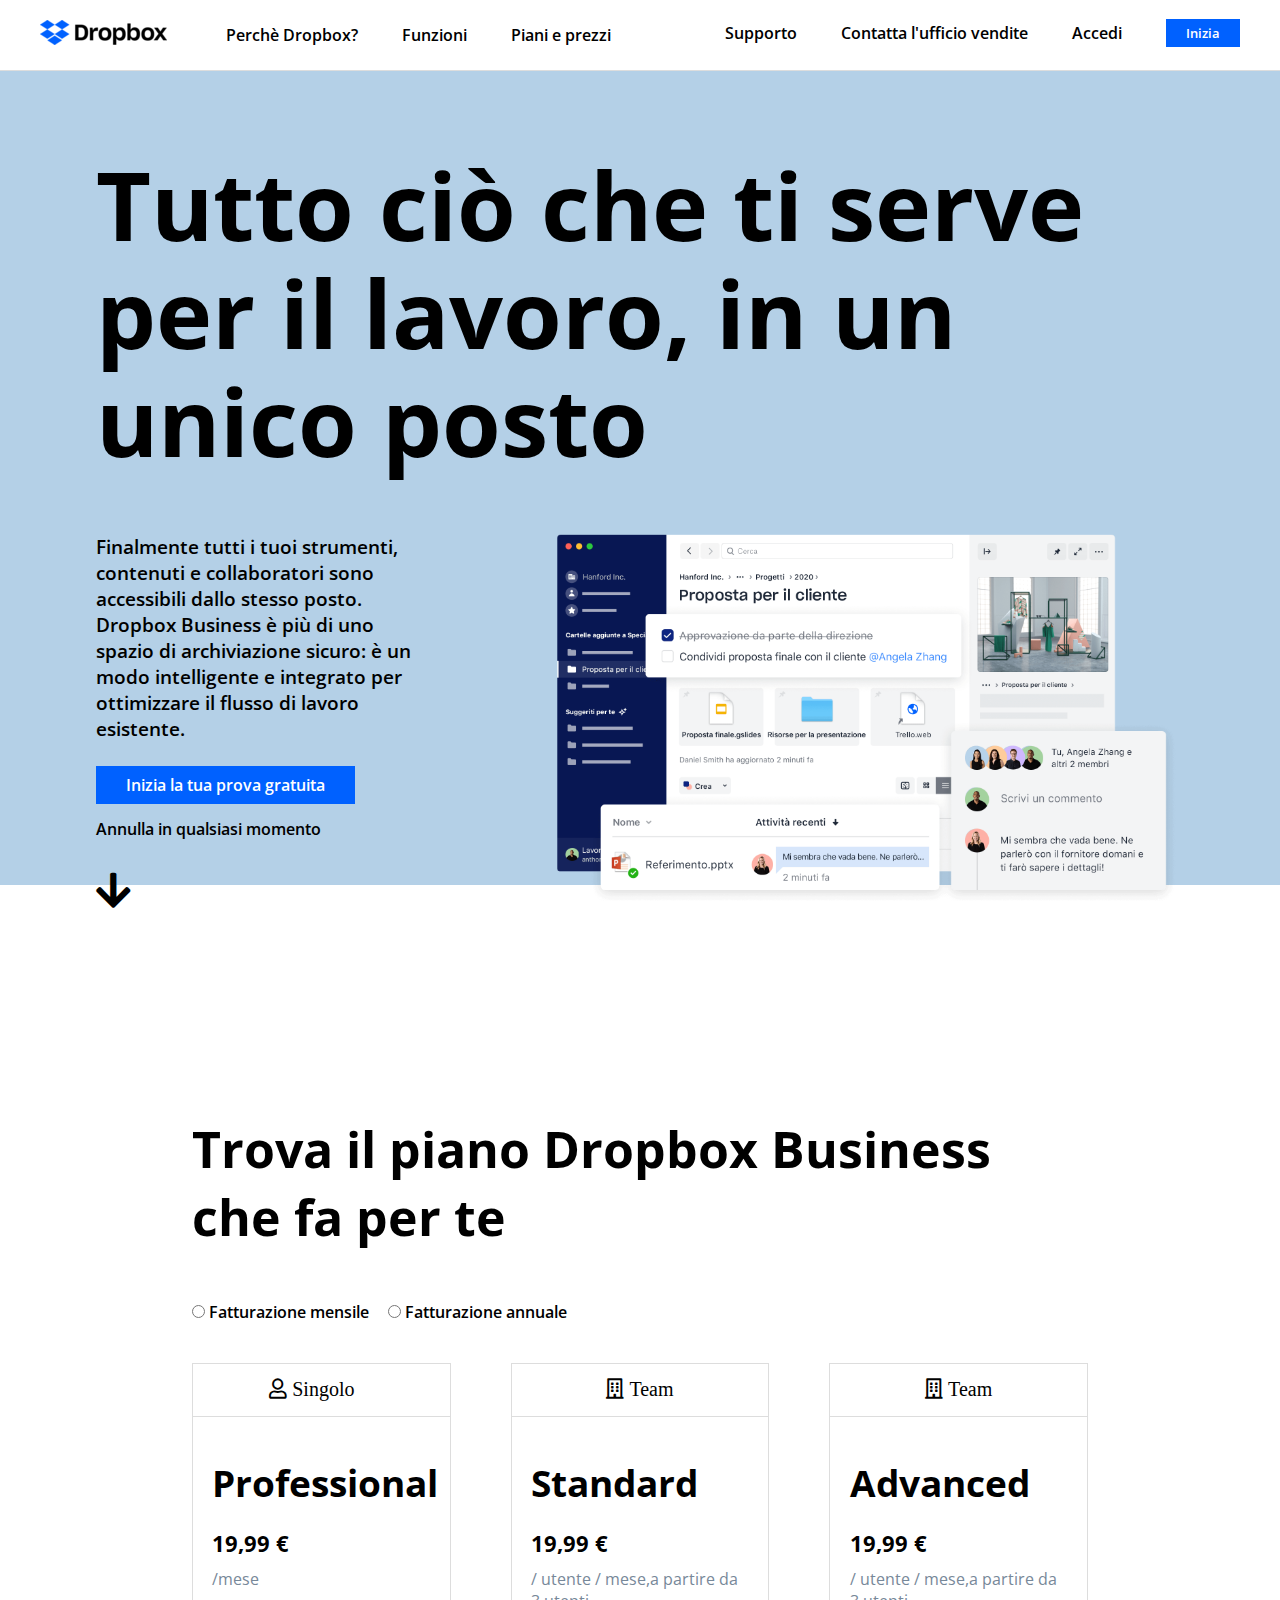
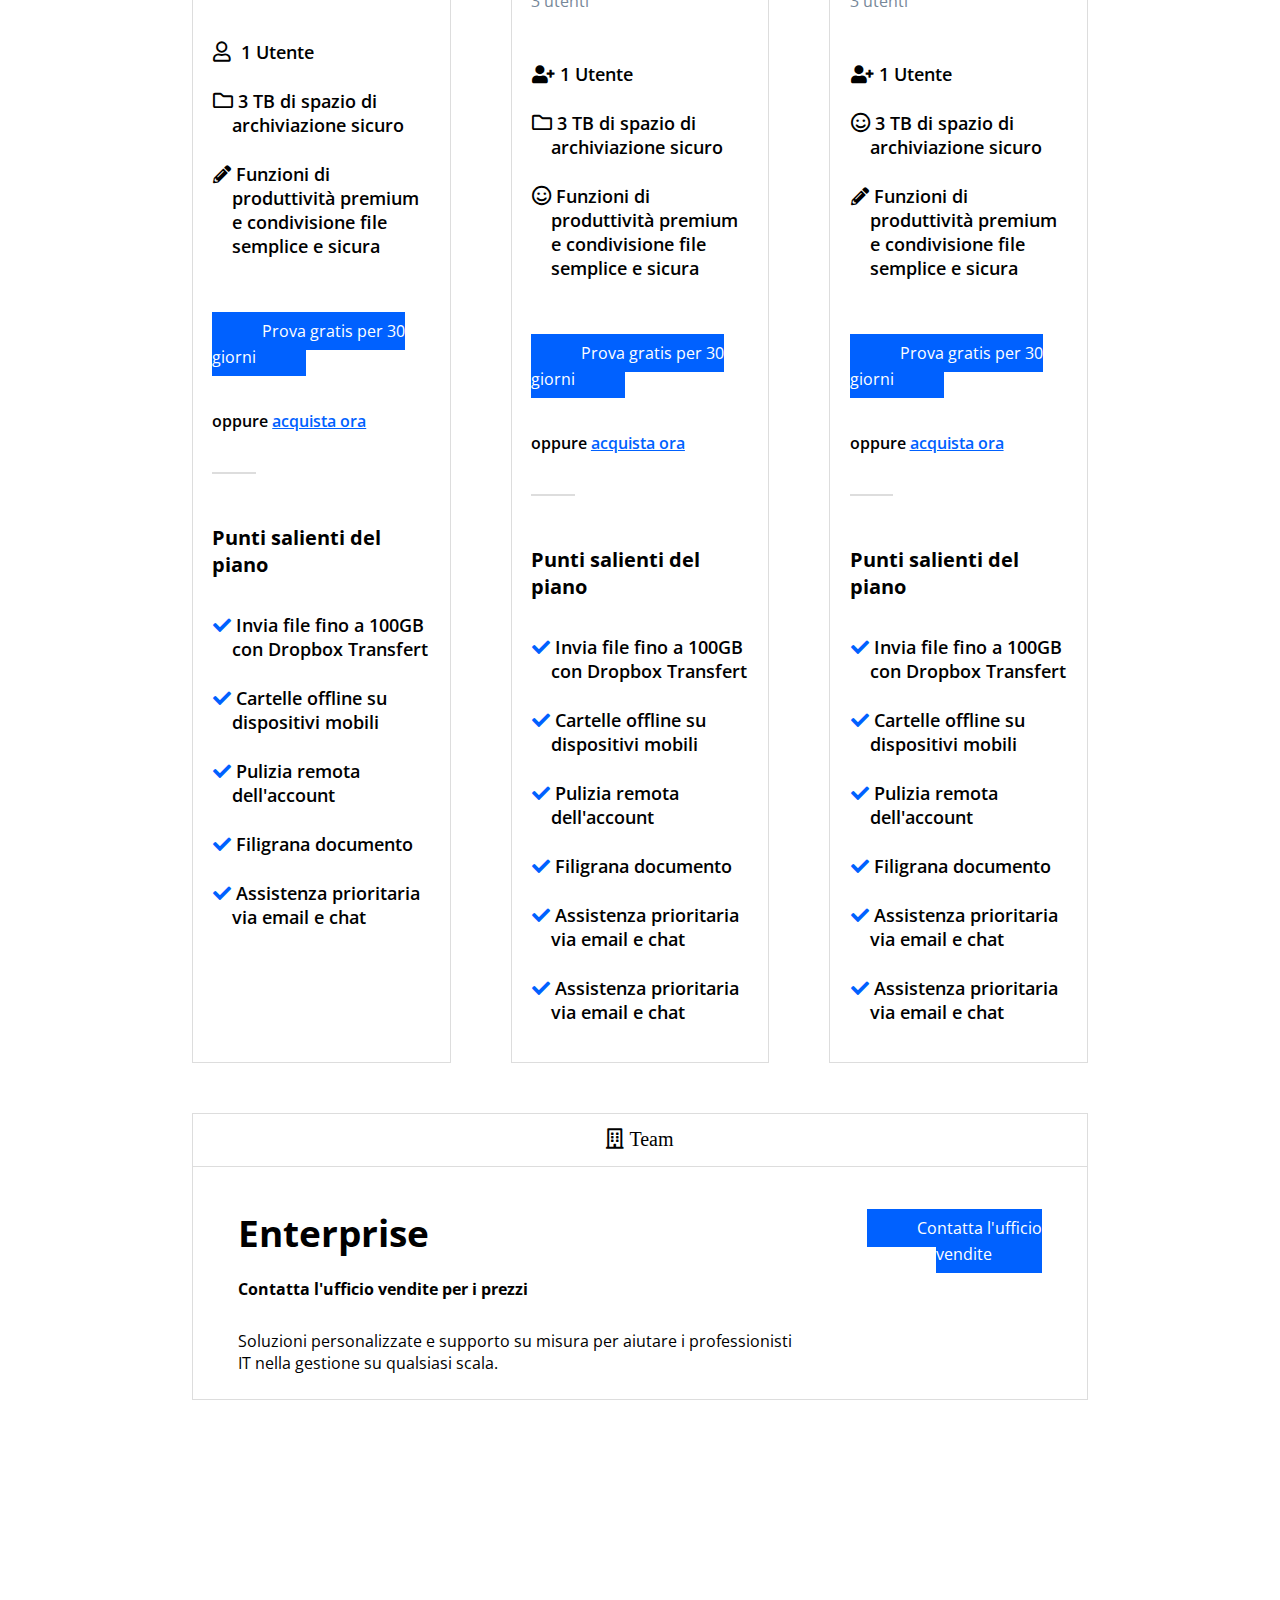
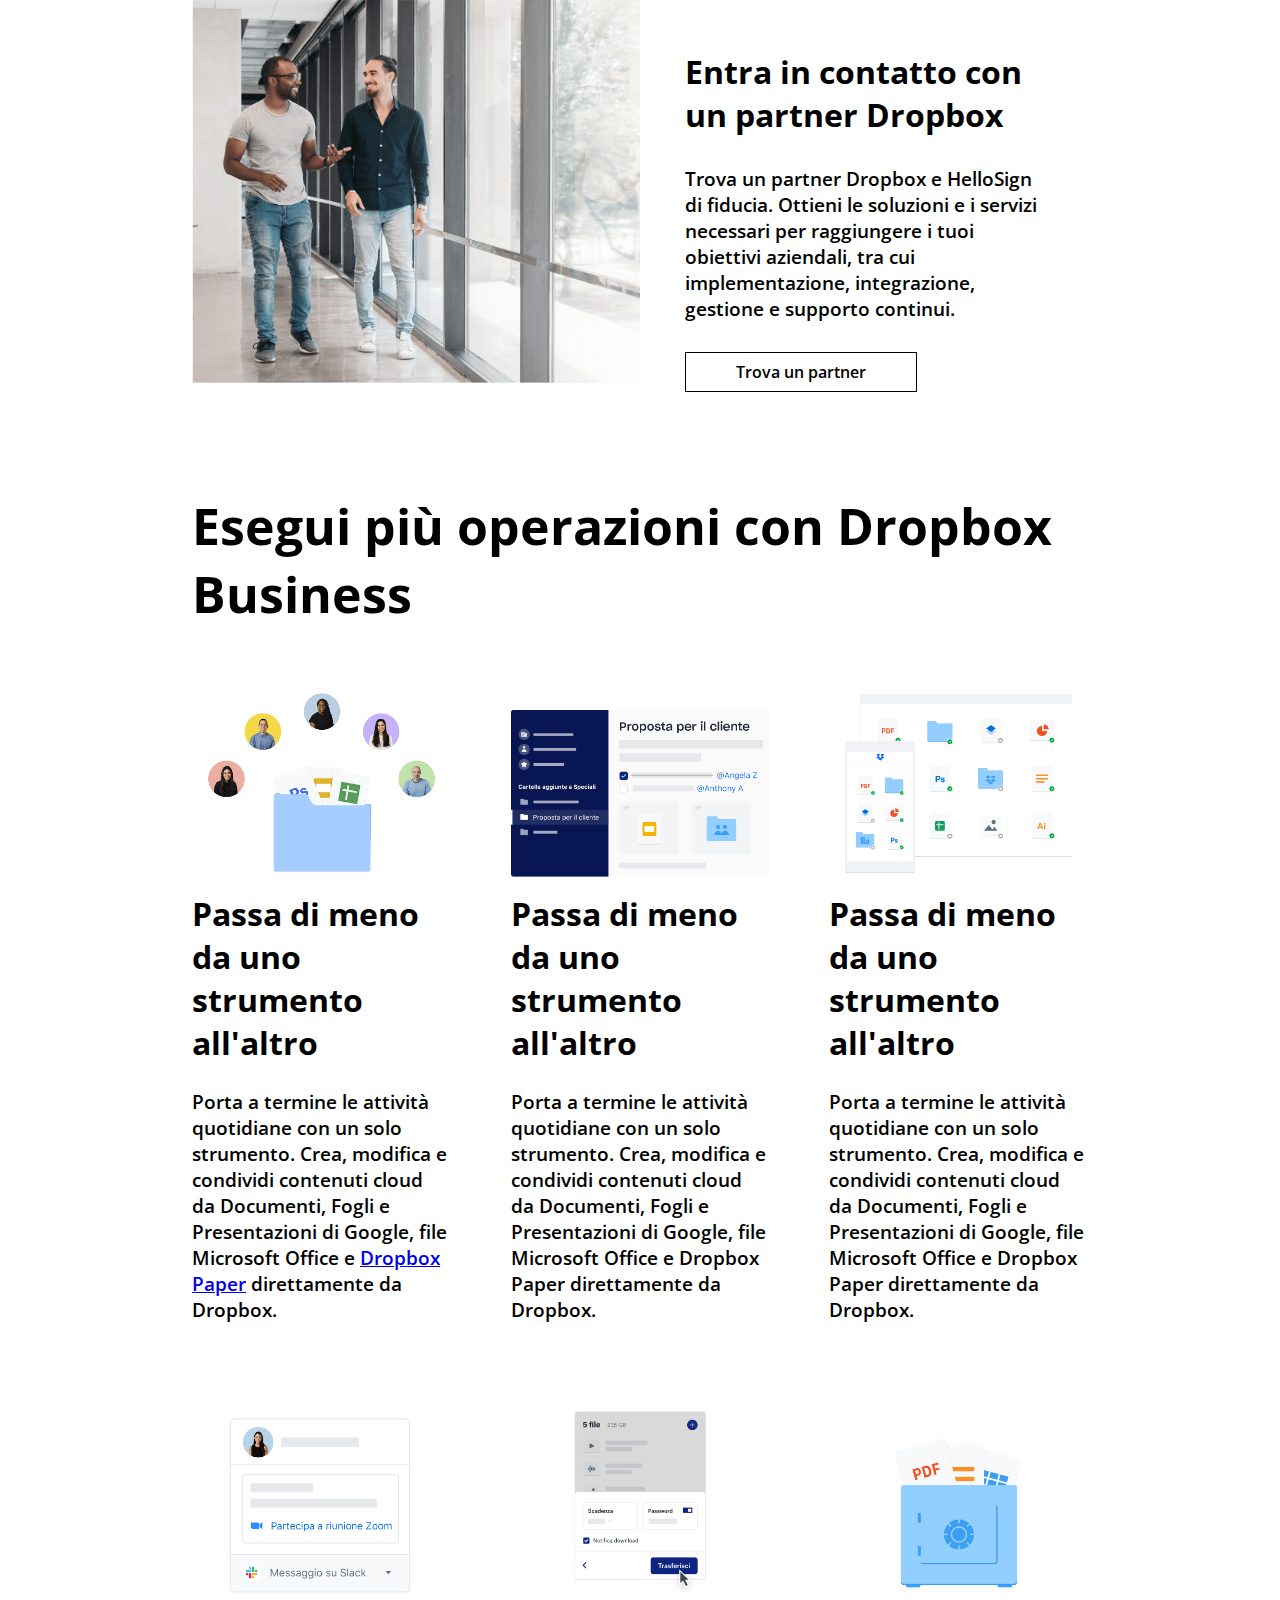
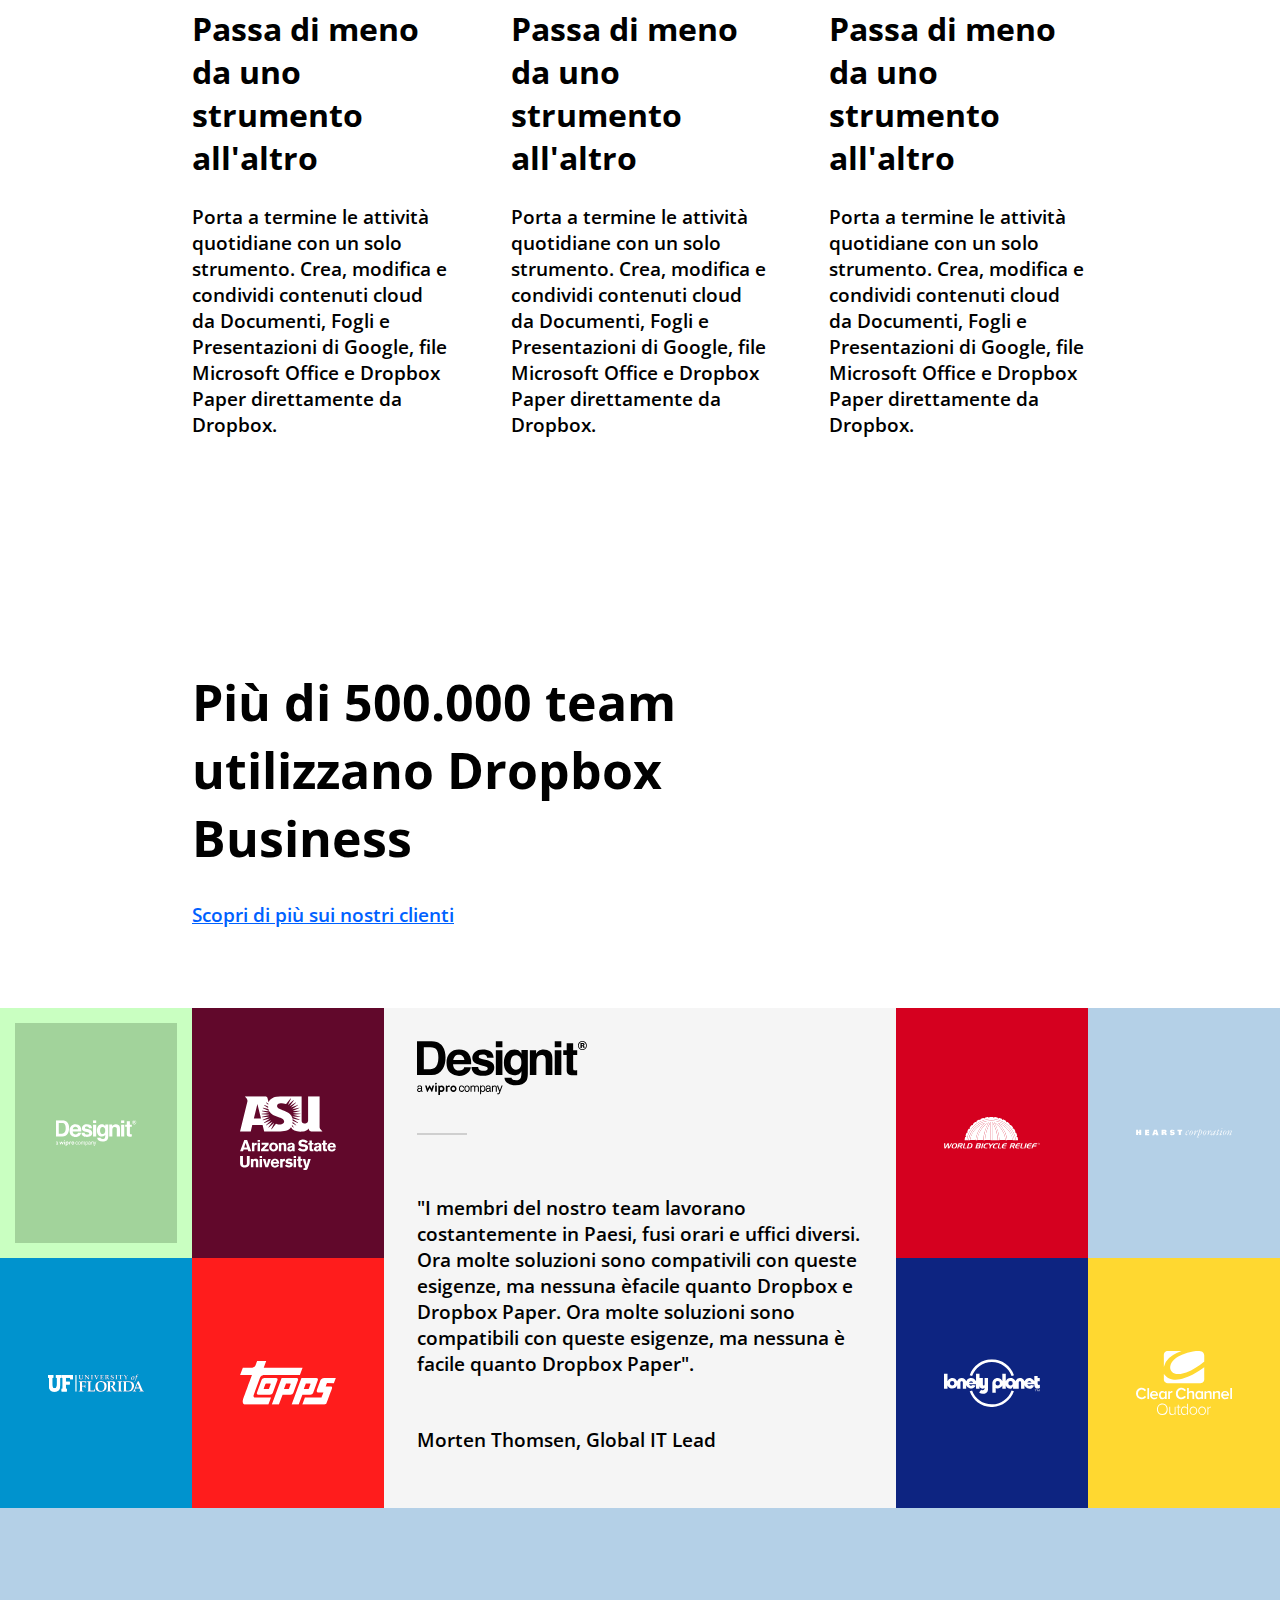
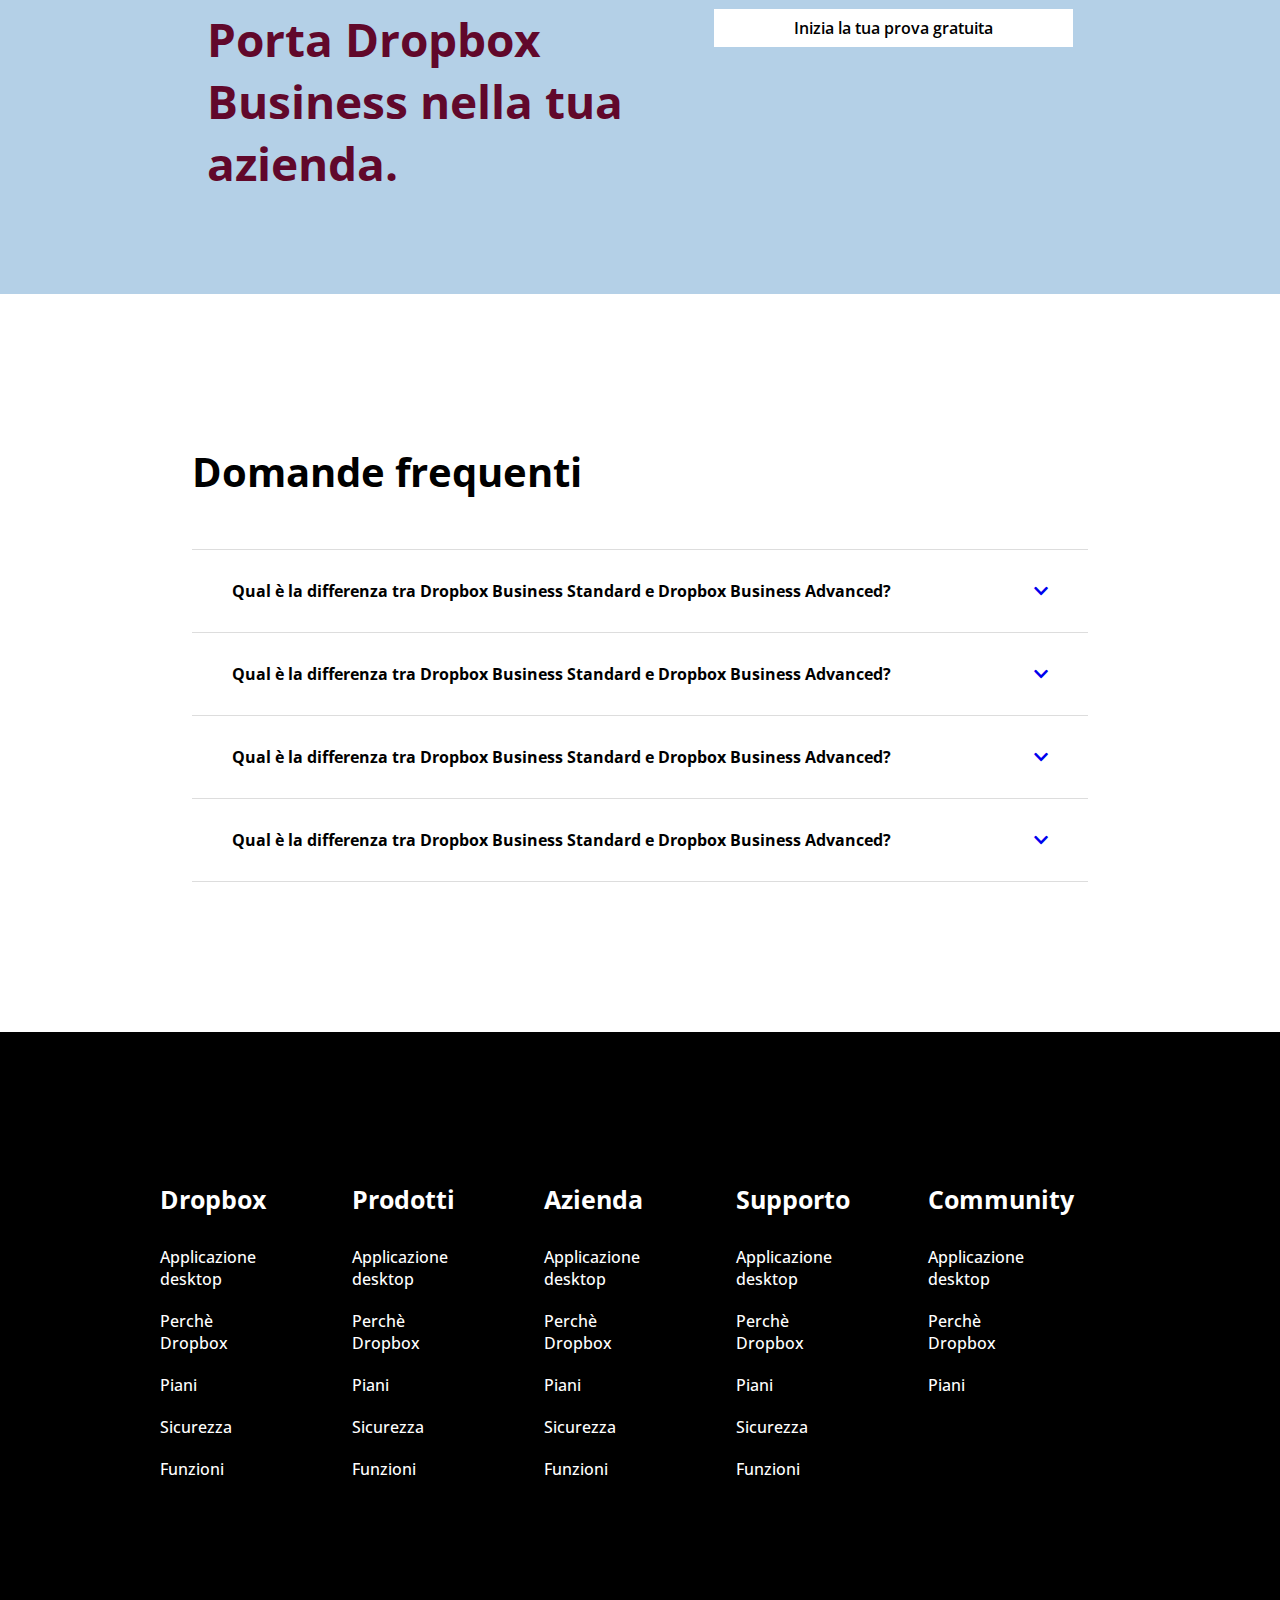
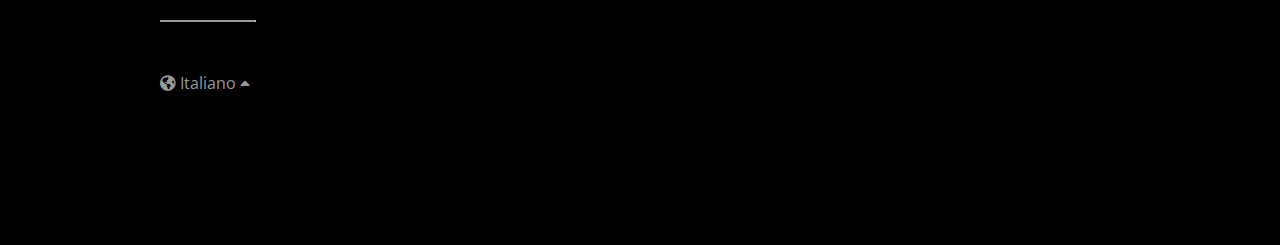
<file: index.html>
<!DOCTYPE html>
<html lang="en">
<head>
    <meta charset="UTF-8">
    <meta http-equiv="X-UA-Compatible" content="IE=edge">
    <meta name="viewport" content="width=device-width, initial-scale=1.0">
    <link rel="stylesheet" href="https://cdnjs.cloudflare.com/ajax/libs/font-awesome/5.15.3/css/all.min.css">
    <link rel="stylesheet" href="css/style.css">
    <title>Layout Dropbox</title>
</head>
<body>
    
    <!-- Intestazione -->
    <header>
        <div class="clearfix">
            <div class="text text-left">
                <ul>
                    <li>
                        <a href="#">
                            <img src="img/logo-small.png" alt="logo dropbox">
                        </a>
                    </li>
                    <li>
                        <a href="#">
                            Perch&egrave; Dropbox?
                        </a>
                    </li>
                    <li>
                        <a href="#">
                            Funzioni
                        </a>
                    </li>
                    <li>
                        <a href="#">
                            Piani e prezzi
                        </a>
                    </li>
                </ul>
            </div>
            <div class="text text-right">
                <ul>
                    <li>
                        <a href="#">
                            Supporto
                        </a>
                    </li>
                    <li>
                        <a href="#">    
                            Contatta l'ufficio vendite
                        </a>
                    </li>
                    <li>
                        <a href="#">
                            Accedi
                        </a>
                    </li>
                    <li>
                        <a id="btn-header" class="btn" href="#">
                            Inizia
                        </a>
                    </li>
                </ul>
            </div>
        </div>
    </header>

    <!-- Jumbotron -->
    <section id="jumbotron">
        <div class="centratura">
            <div id="title">
                <h1>Tutto ci&ograve; che ti serve per il lavoro, in un unico posto</h1>
            </div>
            <div class="clearfix">
                <div class="left-column">
                    <p>
                        Finalmente tutti i tuoi strumenti, contenuti e collaboratori sono accessibili dallo stesso posto.
                        Dropbox Business &egrave; pi&ugrave; di uno spazio di archiviazione sicuro: &egrave; un modo intelligente e integrato per ottimizzare il flusso di lavoro esistente.
                    </p>
                    <a  class="btn btn-jumbo" href="#">
                        Inizia la tua prova gratuita
                    </a>
                    <div>
                        Annulla in qualsiasi momento
                    </div>
                    <a href="#">
                        <i class="arrow-style fas fa-arrow-down"></i>

                    </a>
                </div>
                <div class="right-column">
                    <img src="img/jumbo.png" alt="jumbo img">
                </div>
            </div>
        </div>
    </section>

    <!-- Corpo principale -->
    <main>

        <!-- Sezione piano Dropbox Business -->
        <section class="piano_tariffario">
            <div class="centratura_main">

                <!-- Titolo -->
                <h2>Trova il piano Dropbox Business che fa per te</h2>

                <!-- Radio Button -->
                <form action="#">
                    <input id="check-fatturazione-mensile" type="radio" name="fatturazione"> 
                    <label for="check-fatturazione-mensile">Fatturazione mensile</label>
                    <input id="check-fatturazione-annuale" type="radio" name="fatturazione"> 
                    <label for="check-fatturazione-annuale">Fatturazione annuale</label>
                </form>
                <div class="clearfix">
                    <div class="colonna sx">

                        <!-- prima sezione colonna sx -->
                        <section class="icon">
                            <i class="far fa-user">Singolo</i>
                        </section>

                        <!-- centratura testo colonna -->
                        <div class="centratura_text_column">

                            <!-- seconda sezione colonna sx -->
                            <section class="seconda_sezione">
                                <h3>Professional</h3>
                                <h4>19,99 &euro;</h4>
                                <p class="grey">/mese</p>
                                <div class="clearfix">
                                    <ul>
                                        <li>
                                            <i class="far fa-user"></i>
                                            1 Utente
                                        </li>
                                        <li>
                                            <i class="far fa-folder"></i> 
                                            3 TB di spazio di archiviazione sicuro
                                        </li>
                                        <li class="margin_bottom">
                                            <i class="fas fa-pencil-alt"></i>
                                            Funzioni di produttivit&agrave; premium e condivisione file semplice e sicura
                                        </li>
                                    </ul>
                                </div>
                                <a  class="btn btn-piano-tariffario" href="#">
                                    Prova gratis per 30 giorni
                                </a>
                                <p class="p_weight">
                                    oppure
                                    <a href="#">acquista ora</a>
                                </p>
                                <hr class="style_hr">
                            </section>

                            <!-- terza sezione colonna sx -->
                            <section class="terza_sezione">
                                <h4>Punti salienti del piano</h4>
                                <div class="clearfix">
                                    <ul>
                                        <li>
                                            <i class="fas fa-check"></i>
                                            Invia file fino a 100GB con Dropbox Transfert
                                        </li>
                                        <li>
                                            <i class="fas fa-check"></i>
                                            Cartelle offline su dispositivi mobili
                                        </li>
                                        <li>
                                            <i class="fas fa-check"></i>
                                            Pulizia remota dell'account
                                        </li>
                                        <li>
                                            <i class="fas fa-check"></i>
                                            Filigrana documento
                                        </li>
                                        <li>
                                            <i class="fas fa-check"></i>
                                            Assistenza prioritaria via email e chat
                                        </li>
                                    </ul>
                                </div>
                            </section>
                        </div>
                    </div>
                    <div class="colonna centrale">

                        <!-- prima sezione colonna centrale -->
                        <section class="icon">
                            <i class="far fa-building">Team</i>
                        </section>

                        <!-- centratura testo colonna -->
                        <div class="centratura_text_column">

                            <!-- seconda sezione colonna centrale -->
                            <section class="seconda_sezione">
                                <h3>Standard</h3>
                                <h4>19,99 &euro;</h4>
                                <p class="grey">/ utente / mese,a partire da 3 utenti</p>
                                <ul>
                                    <li>
                                        <i class="fas fa-user-plus"></i> 1 Utente
                                    </li>
                                    <li>
                                        <i class="far fa-folder"></i> 3 TB di spazio di archiviazione sicuro
                                    </li>
                                    <li class="margin_bottom">
                                        <i class="far fa-smile"></i> Funzioni di produttivit&agrave; premium e condivisione file semplice e sicura
                                    </li>
                                </ul>
                                <a  class="btn btn-piano-tariffario" href="#">
                                    Prova gratis per 30 giorni
                                </a>
                                <p class="p_weight">
                                    oppure
                                    <a href="#">acquista ora</a>
                                </p>
                                <hr class="style_hr">
                            </section>

                            <!-- terza sezione colonna centrale -->
                            <section class="terza_sezione">
                                <h4>Punti salienti del piano</h4>
                                <ul>
                                    <li>
                                        <i class="fas fa-check"></i>
                                        Invia file fino a 100GB con Dropbox Transfert
                                    </li>
                                    <li>
                                        <i class="fas fa-check"></i>
                                        Cartelle offline su dispositivi mobili
                                    </li>
                                    <li>
                                        <i class="fas fa-check"></i>
                                        Pulizia remota dell'account
                                    </li>
                                    <li>
                                        <i class="fas fa-check"></i>
                                        Filigrana documento
                                    </li>
                                    <li>
                                        <i class="fas fa-check"></i>
                                        Assistenza prioritaria via email e chat
                                    </li>
                                    <li>
                                        <i class="fas fa-check"></i>
                                        Assistenza prioritaria via email e chat
                                    </li>
                                </ul>
                            </section>
                        </div>
                    </div>
                    <div class="colonna">

                        <!-- prima sezione colonna dx -->
                        <section class="icon">
                            <i class="far fa-building">Team</i>
                        </section>

                        <!-- centratura testo colonna -->
                        <div class="centratura_text_column">

                            <!-- seconda sezione colonna dx -->
                            <section class="seconda_sezione">
                                <h3>Advanced</h3>
                                <h4>19,99 &euro;</h4>
                                <p class="grey">/ utente / mese,a partire da 3 utenti</p>
                                <ul>
                                    <li>
                                        <i class="fas fa-user-plus"></i> 1 Utente
                                    </li>
                                    <li>
                                        <i class="far fa-smile"></i> 3 TB di spazio di archiviazione sicuro
                                    </li>
                                    <li class="margin_bottom">
                                        <i class="fas fa-pencil-alt"></i> Funzioni di produttivit&agrave; premium e condivisione file semplice e sicura
                                    </li>
                                </ul>
                                <a  class="btn btn-piano-tariffario" href="#">
                                    Prova gratis per 30 giorni
                                </a>
                                <p class="p_weight">
                                    oppure
                                    <a href="#">acquista ora</a>
                                </p>
                                <hr class="style_hr">
                            </section>

                            <!-- terza sezione colonna dx -->
                            <section class="terza_sezione">
                                <h4>Punti salienti del piano</h4>
                                <ul>
                                    <li>
                                        <i class="fas fa-check"></i>
                                        Invia file fino a 100GB con Dropbox Transfert
                                    </li>
                                    <li>
                                        <i class="fas fa-check"></i>
                                        Cartelle offline su dispositivi mobili
                                    </li>
                                    <li>
                                        <i class="fas fa-check"></i>
                                        Pulizia remota dell'account
                                    </li>
                                    <li>
                                        <i class="fas fa-check"></i>
                                        Filigrana documento
                                    </li>
                                    <li>
                                        <i class="fas fa-check"></i>
                                        Assistenza prioritaria via email e chat
                                    </li>
                                    <li>
                                        <i class="fas fa-check"></i>
                                        Assistenza prioritaria via email e chat
                                    </li>
                                </ul>
                            </section>
                        </div>
                    </div>
                </div>

                <!-- riquadro enterprise -->
                <div class="enterprise">

                    <!-- prima sezione riquadro enterprise -->
                    <section class="icon">
                        <i class="far fa-building">Team</i>
                    </section>

                    <!-- centratura testo riquadro enterprise -->
                    <div class="centratura_enterprise">
                        <div class="clearfix">
                            <section class="enterprise_left_column">
                                <h3>Enterprise</h3>
                                <h4>Contatta l'ufficio vendite per i prezzi</h4>
                                <p>
                                    Soluzioni personalizzate e supporto su misura per aiutare i professionisti IT nella gestione su qualsiasi scala.
                                </p>
                            </section>
                            <section class="enterprise_right_column">
                                <a  class="btn btn-enterprise" href="#">
                                    Contatta l'ufficio vendite
                                </a>
                            </section>
                        </div>
                    </div>
                </div>
            </div>
        </section>

        <!-- Sezione partener dropbox -->
        <section class="partner">
            <div class="centratura_main">
                <div class="clearfix">
                    <section id="left_column_partner">
                        <img src="img/partner.png" alt="partner">
                    </section>
                    <section id="right_column_partner">
                        <h3>
                            Entra in contatto con un partner Dropbox
                        </h3>
                        <p>
                            Trova un partner Dropbox e HelloSign di fiducia. Ottieni le soluzioni e i servizi necessari per raggiungere i tuoi obiettivi aziendali, tra cui implementazione, integrazione, gestione e supporto continui.
                        </p>
                        <a class="btn-partner" href="#">
                            Trova un partner
                        </a>
                    </section>
                </div>
            </div>
        </section>

        <!-- Sezione operazioni dropbox business -->
        <section class="operazioni">
            <div class="centratura_main">

                <h2>Esegui pi&ugrave; operazioni con Dropbox Business</h2>

                <!-- Prima riga -->
                <section class="first-row">
                    <div class="column">
                        <img src="img/business-feature-switching-tools.png" alt="tools">
                        <h3>Passa di meno da uno strumento all'altro</h3>
                        <p>
                            Porta a termine le attivit&agrave; quotidiane con un solo strumento. Crea, modifica e condividi contenuti cloud da Documenti, Fogli e Presentazioni di Google, file Microsoft Office e <a href="#">Dropbox Paper</a> direttamente da Dropbox.
                        </p>
                    </div>
                    <div class="column central">
                        <img src="img/business-feature-coordinate-it.png" alt="coordinate">
                        <h3>Passa di meno da uno strumento all'altro</h3>
                        <p>
                            Porta a termine le attivit&agrave; quotidiane con un solo strumento. Crea, modifica e condividi contenuti cloud da Documenti, Fogli e Presentazioni di Google, file Microsoft Office e Dropbox Paper direttamente da Dropbox.
                        </p>
                    </div>
                    <div class="column">
                        <img src="img/business-feature-multi-device.png" alt="multi_device">
                        <h3>Passa di meno da uno strumento all'altro</h3>
                        <p>
                            Porta a termine le attivit&agrave; quotidiane con un solo strumento. Crea, modifica e condividi contenuti cloud da Documenti, Fogli e Presentazioni di Google, file Microsoft Office e Dropbox Paper direttamente da Dropbox.
                        </p>
                    </div>
                </section>

                <!-- Seconda riga -->
                <section class="second-row">
                    <div class="column">
                        <img src="img/business-feature-integrations-it.png" alt="integrations">
                        <h3>Passa di meno da uno strumento all'altro</h3>
                        <p>
                            Porta a termine le attivit&agrave; quotidiane con un solo strumento. Crea, modifica e condividi contenuti cloud da Documenti, Fogli e Presentazioni di Google, file Microsoft Office e Dropbox Paper direttamente da Dropbox.
                        </p>
                    </div>
                    <div class="column central">
                        <img src="img/business-feature-send-files-it.png" alt="send_file">
                        <h3>Passa di meno da uno strumento all'altro</h3>
                        <p>
                            Porta a termine le attivit&agrave; quotidiane con un solo strumento. Crea, modifica e condividi contenuti cloud da Documenti, Fogli e Presentazioni di Google, file Microsoft Office e Dropbox Paper direttamente da Dropbox.
                        </p>
                    </div>
                    <div class="column">
                        <img src="img/business-feature-security.png" alt="security">
                        <h3>Passa di meno da uno strumento all'altro</h3>
                        <p>
                            Porta a termine le attivit&agrave; quotidiane con un solo strumento. Crea, modifica e condividi contenuti cloud da Documenti, Fogli e Presentazioni di Google, file Microsoft Office e Dropbox Paper direttamente da Dropbox.
                        </p>
                    </div>
                </section>
                <div class="text_down">
                    <h2>Pi&ugrave; di 500.000 team utilizzano Dropbox Business</h2>
                <p>
                    <a href="#">Scopri di pi&ugrave; sui nostri clienti</a>
                </p>
                </div>
            </div>
        </section>

        <!-- Sezione clienti dropbox -->
        <section class="clienti">
            <div class="clearfix">
                <div class="column_clienti">
                    <div class="top_left square border">
                        <img class="centratura_img" src="img/designit.svg" alt="designit">
                    </div>
                    <div class="top_right square">
                        <img class="centratura_img" src="img/arizona_state_university.svg" alt="arizone state university">
                    </div>
                    <div class="bottom_left square">
                        <img class="centratura_img" src="img/university_of_florida.svg" alt="florida university">
                    </div>
                    <div class="bottom_right square">
                        <img class="centratura_img" src="img/topps.svg" alt="topps">
                    </div>
                </div>
                <div class="column_clienti_centrale">
                    <div class="centratura_blocco_centrale">
                        <img class="black" src="img/designit.svg" alt="designit_2">
                        <hr id="style_hr_clienti">
                        <p>
                            "I membri del nostro team lavorano costantemente in Paesi, fusi orari e uffici diversi. Ora molte soluzioni sono compativili con queste esigenze, ma nessuna &egrave;facile quanto Dropbox e Dropbox Paper. Ora molte soluzioni sono compatibili con queste esigenze, ma nessuna &egrave; facile quanto Dropbox Paper". 
                        </p>
                        <p>
                            Morten Thomsen, Global IT Lead
                        </p>  
                    </div>
                </div>
                <div class="column_clienti">
                    <div class="top_left red square">
                        <img class="centratura_img" src="img/world_bicycle_relief.svg" alt="bibycle relief">
                    </div>
                    <div class="top_right lightblue square">
                        <img class="centratura_img" src="img/hearst_corp.svg" alt="hearst">
                    </div>
                    <div class="bottom_left blue square">
                        <img class="centratura_img" src="img/lonely_planet.svg" alt="lonely planet">
                    </div>
                    <div class="bottom_right yellow square">
                        <img class="centratura_img" src="img/clear_channel.svg" alt="clear channel">
                    </div>
                </div>
            </div>

            <!-- Sezione prova gratuita -->
            <section class="prova_gratuita">
                <div class="centratura_main">
                    <div class="clearfix">
                        <section id="left-column-prova-gratuita">
                            <h2>Porta Dropbox Business nella tua azienda.</h2>
                        </section>
                        <section id="right-column-prova-gratuita">
                            <a id="btn-prova_gratuita" href="#">
                                Inizia la tua prova gratuita
                            </a>
                        </section>
                    </div>
                </div>
            </section>
        </section>

        <!-- Sezione domande frequenti -->
        <section class="domande_frequenti">
            <div class="centratura_main">
                <div id="padding_domande_frequenti">
                    <h2>Domande frequenti</h2>
                    <div class="clearfix">
                        <section class="left-column-domande-frequenti">
                            <p>
                                Qual &egrave; la differenza tra Dropbox Business Standard e Dropbox Business Advanced?
                                <span>
                                    <a href="#">
                                        <i class="fas fa-chevron-down"></i>
                                    </a>
                                </span>
                            </p>
                            <p>
                                Qual &egrave; la differenza tra Dropbox Business Standard e Dropbox Business Advanced?
                                <span>
                                    <a href="#">
                                        <i class="fas fa-chevron-down"></i>
                                    </a>
                                </span>
                            </p>
                            <p>
                                Qual &egrave; la differenza tra Dropbox Business Standard e Dropbox Business Advanced?
                                <span>
                                    <a href="#">
                                        <i class="fas fa-chevron-down"></i>
                                    </a>
                                </span>
                            </p>
                            <p>
                                Qual &egrave; la differenza tra Dropbox Business Standard e Dropbox Business Advanced?
                                <span>
                                    <a href="#">
                                        <i class="fas fa-chevron-down"></i>
                                    </a>
                                </span>
                            </p>
                        </section>
                    </div>
                </div>
            </div>
        </section>
    </main>

    <!-- Footer -->
    <footer class="footer">
        <div class="centratura_footer">
            <div class="clearfix">

                <!-- Sezione info utili -->
                <section class="column-footer">
                    <h3>Dropbox</h3>
                    <ul>
                        <li>
                            <a href="#">
                                Applicazione desktop
                            </a>
                        </li>
                        <li>
                            <a href="#">
                                Perch&egrave; Dropbox
                            </a>
                        </li>
                        <li>
                            <a href="#">
                                Piani
                            </a>
                        </li>
                        <li>
                            <a href="#">
                                Sicurezza
                            </a>
                        </li>
                        <li>
                            <a href="#">
                                Funzioni
                            </a>
                        </li>
                    </ul>
                </section>
                <section class="column-footer">
                    <h3>Prodotti</h3>
                    <ul>
                        <li>
                            <a href="#">
                                Applicazione desktop
                            </a>
                        </li>
                        <li>
                            <a href="#">
                                Perch&egrave; Dropbox
                            </a>
                        </li>
                        <li>
                            <a href="#">
                                Piani
                            </a>
                        </li>
                        <li>
                            <a href="#">
                                Sicurezza
                            </a>
                        </li>
                        <li>
                            <a href="#">
                                Funzioni
                            </a>
                        </li>
                    </ul>
                </section>
                <section class="column-footer">
                    <h3>Azienda</h3>
                    <ul>
                        <li>
                            <a href="#">
                                Applicazione desktop
                            </a>
                        </li>
                        <li>
                            <a href="#">
                                Perch&egrave; Dropbox
                            </a>
                        </li>
                        <li>
                            <a href="#">
                                Piani
                            </a>
                        </li>
                        <li>
                            <a href="#">
                                Sicurezza
                            </a>
                        </li>
                        <li>
                            <a href="#">
                                Funzioni
                            </a>
                        </li>
                    </ul>
                </section>
                <section class="column-footer">
                    <h3>Supporto</h3>
                    <ul>
                        <li>
                            <a href="#">
                                Applicazione desktop
                            </a>
                        </li>
                        <li>
                            <a href="#">
                                Perch&egrave; Dropbox
                            </a>
                        </li>
                        <li>
                            <a href="#">
                                Piani
                            </a>
                        </li>
                        <li>
                            <a href="#">
                                Sicurezza
                            </a>
                        </li>
                        <li>
                            <a href="#">
                                Funzioni
                            </a>
                        </li>
                    </ul>
                </section>
                <section class="column-footer">
                    <h3>Community</h3>
                    <ul>
                        <li>
                            <a href="#">
                                Applicazione desktop
                            </a>
                        </li>
                        <li>
                            <a href="#">
                                Perch&egrave; Dropbox
                            </a>
                        </li>
                        <li>
                            <a href="#">
                                Piani
                            </a>
                        </li>
                    </ul>
                </section>
            </div>

            <!-- Sezione lingua -->
            <section>
                <hr id="style-hr-footer">
                <span class="color-language">
                    <i class="fas fa-globe-americas"></i>
                    Italiano
                    <a href="#"><i class="fas fa-sort-up"></i></a>
                </span>
            </section>
        </div>
    </footer>

</body>
</html>
</file>
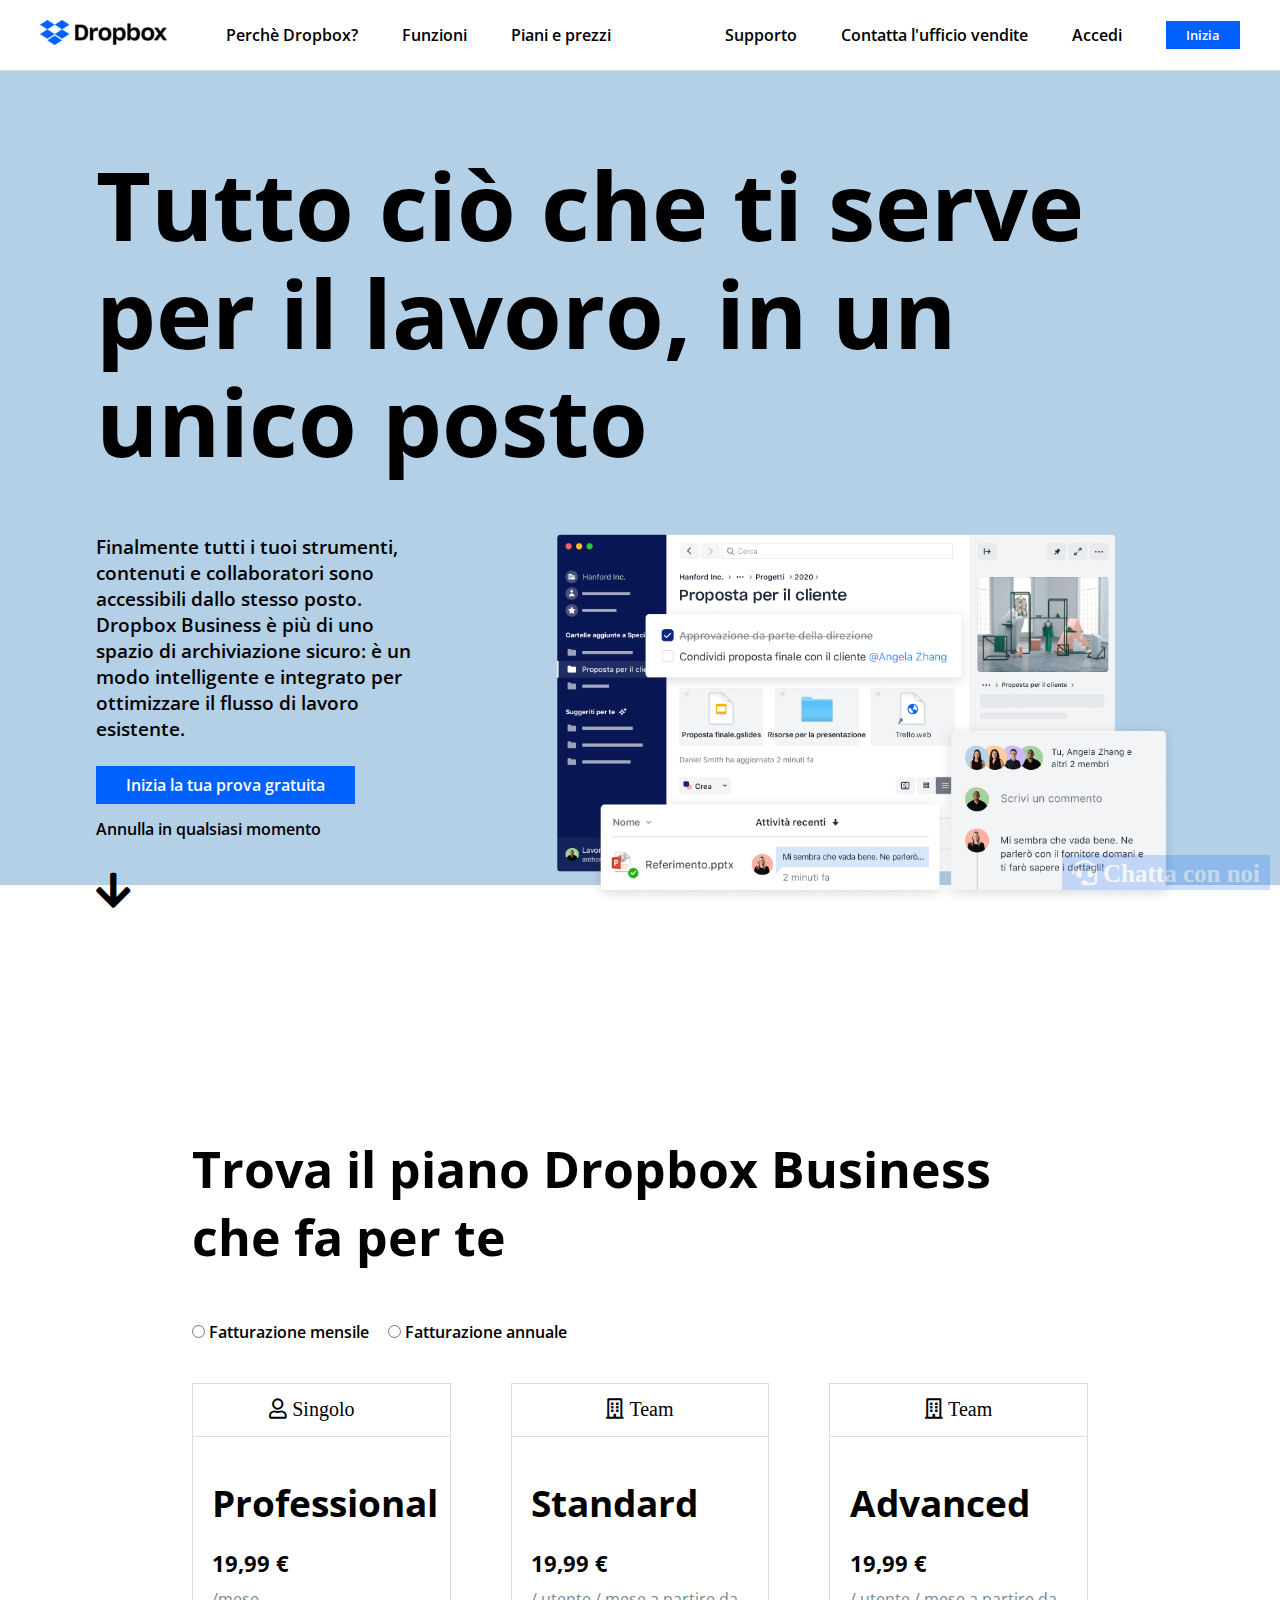
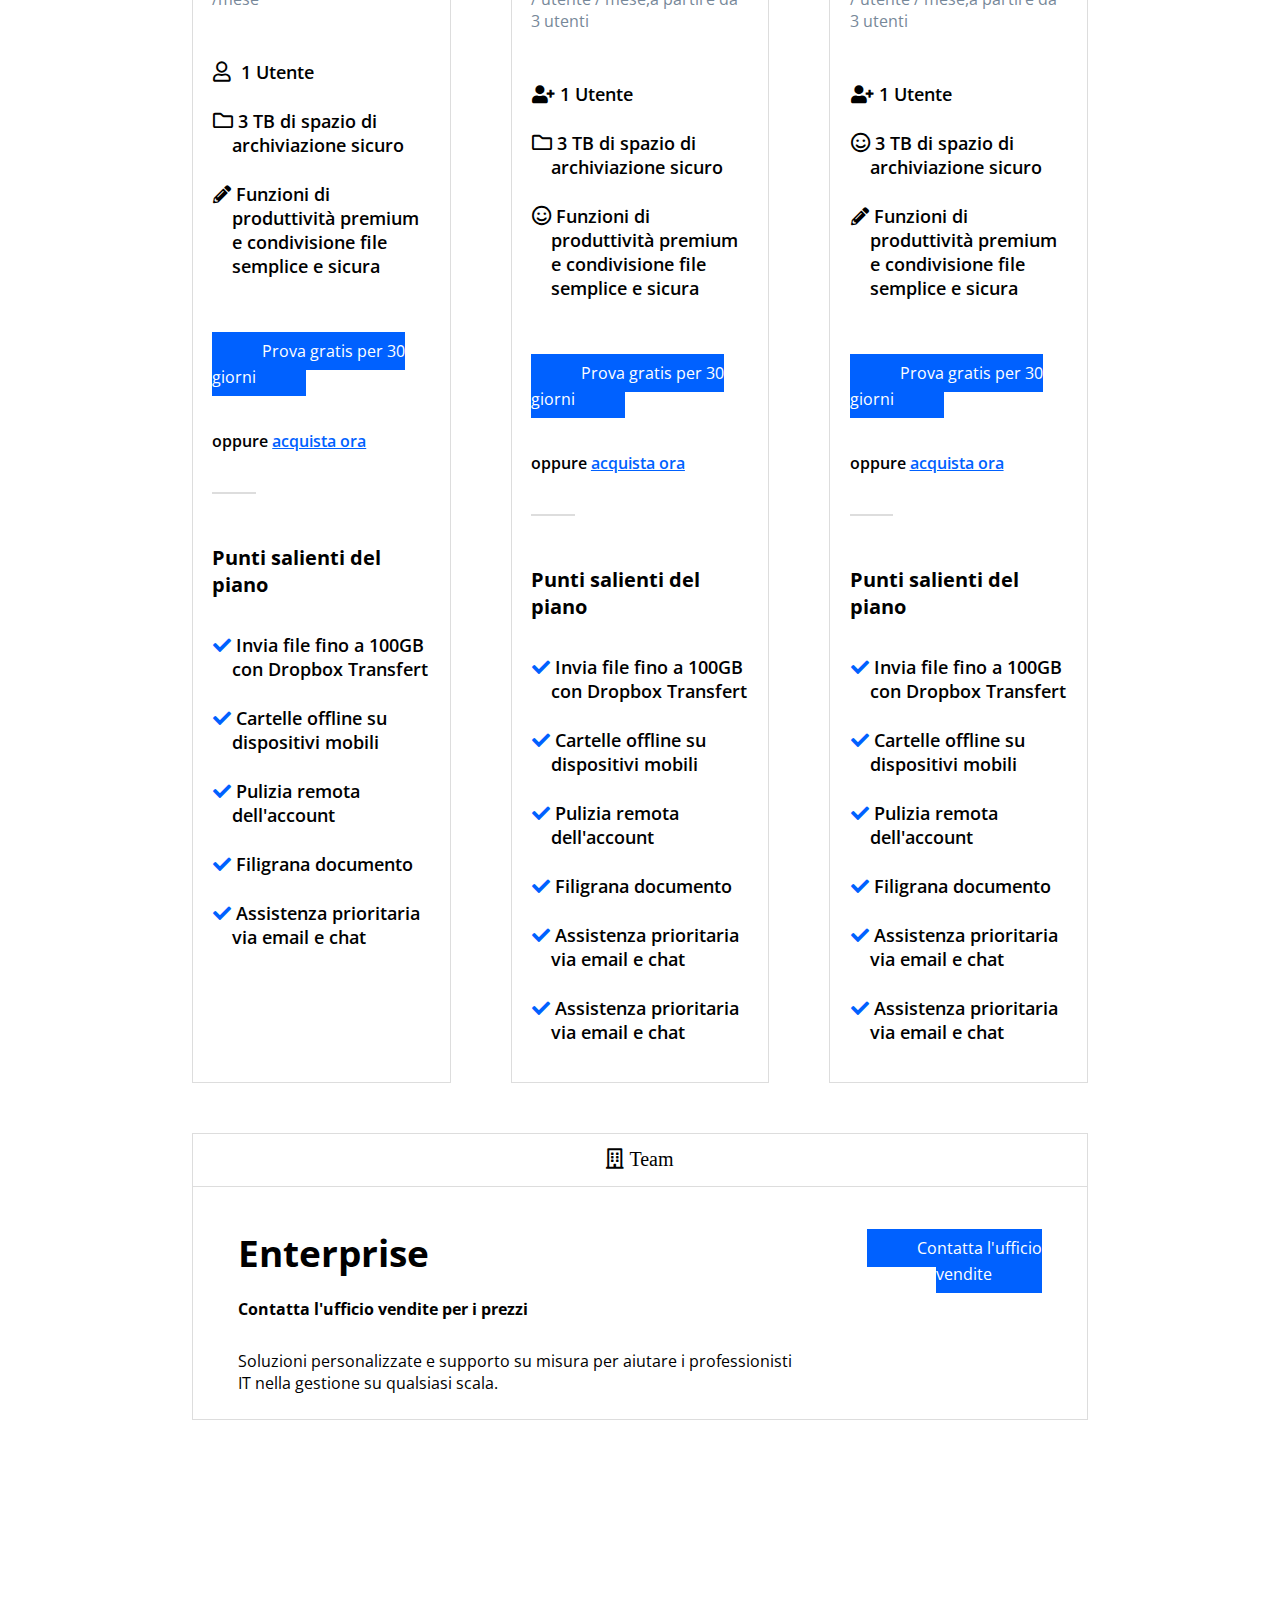
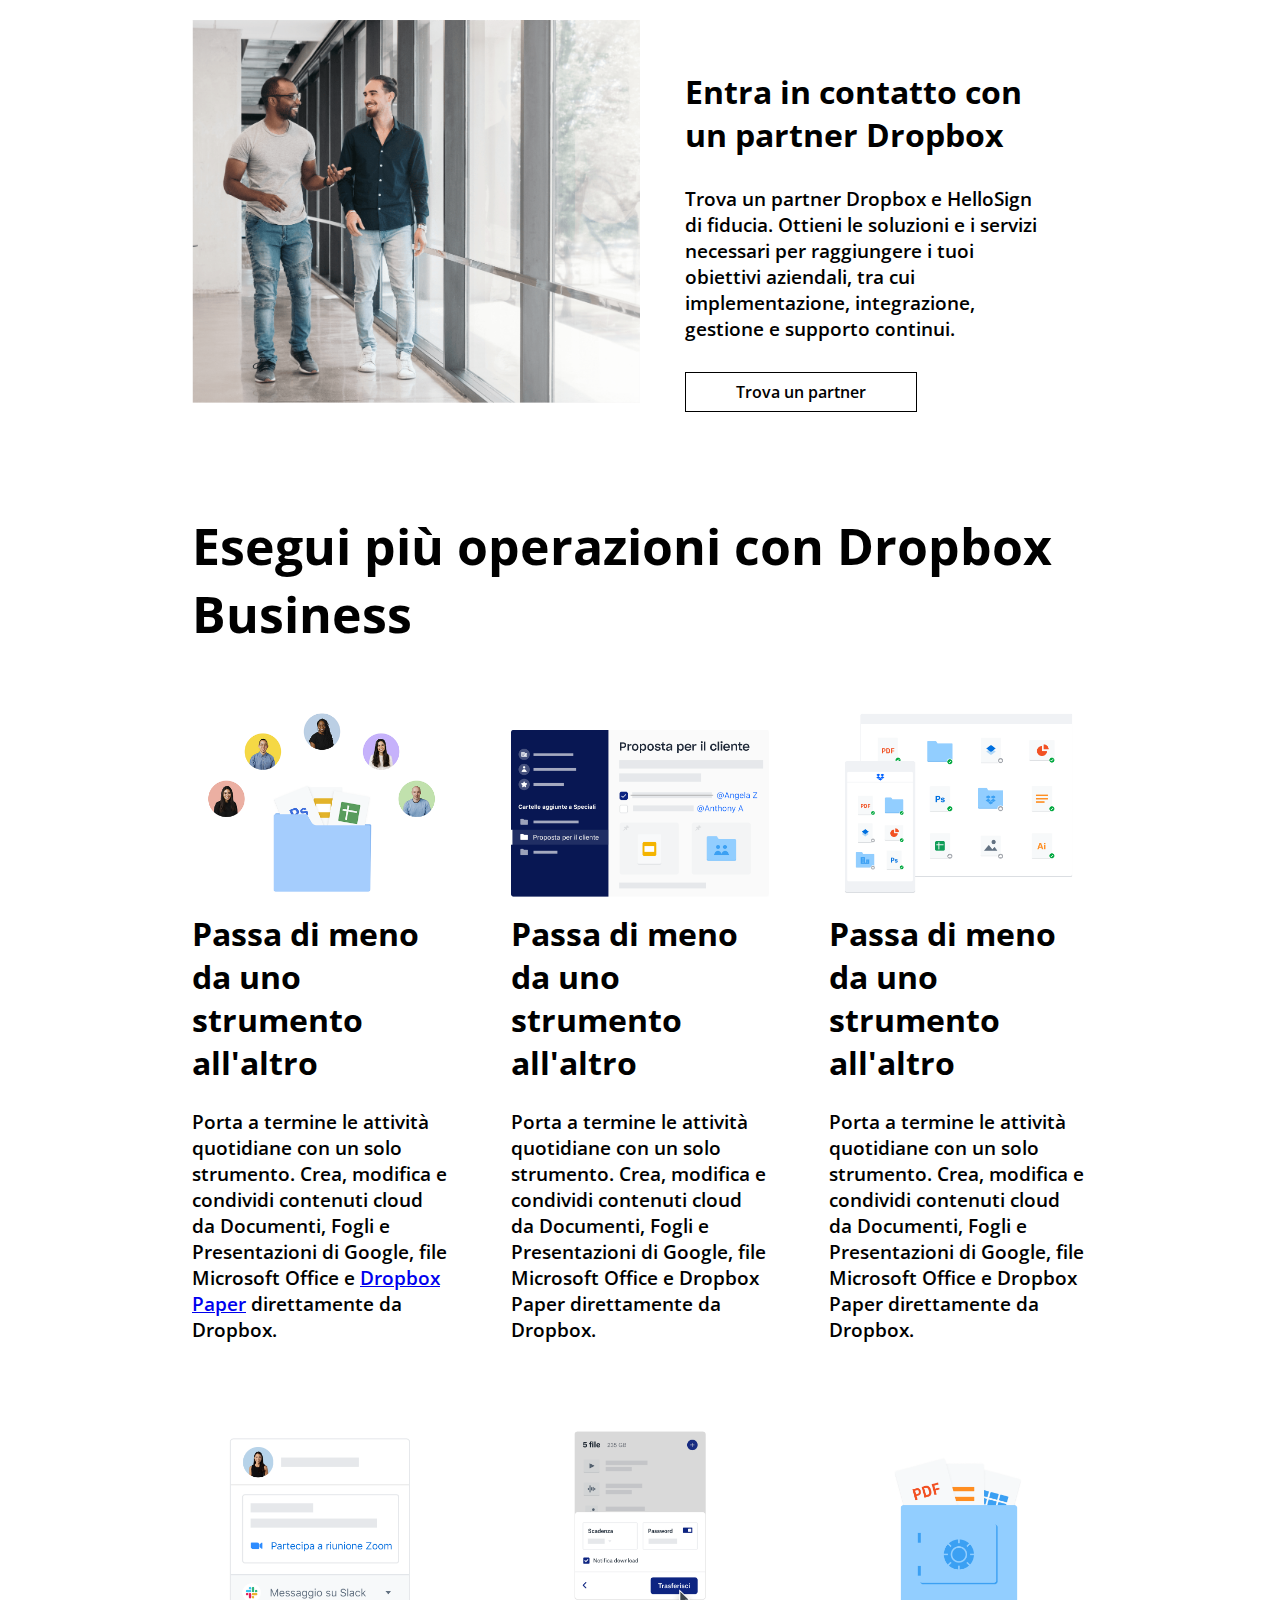
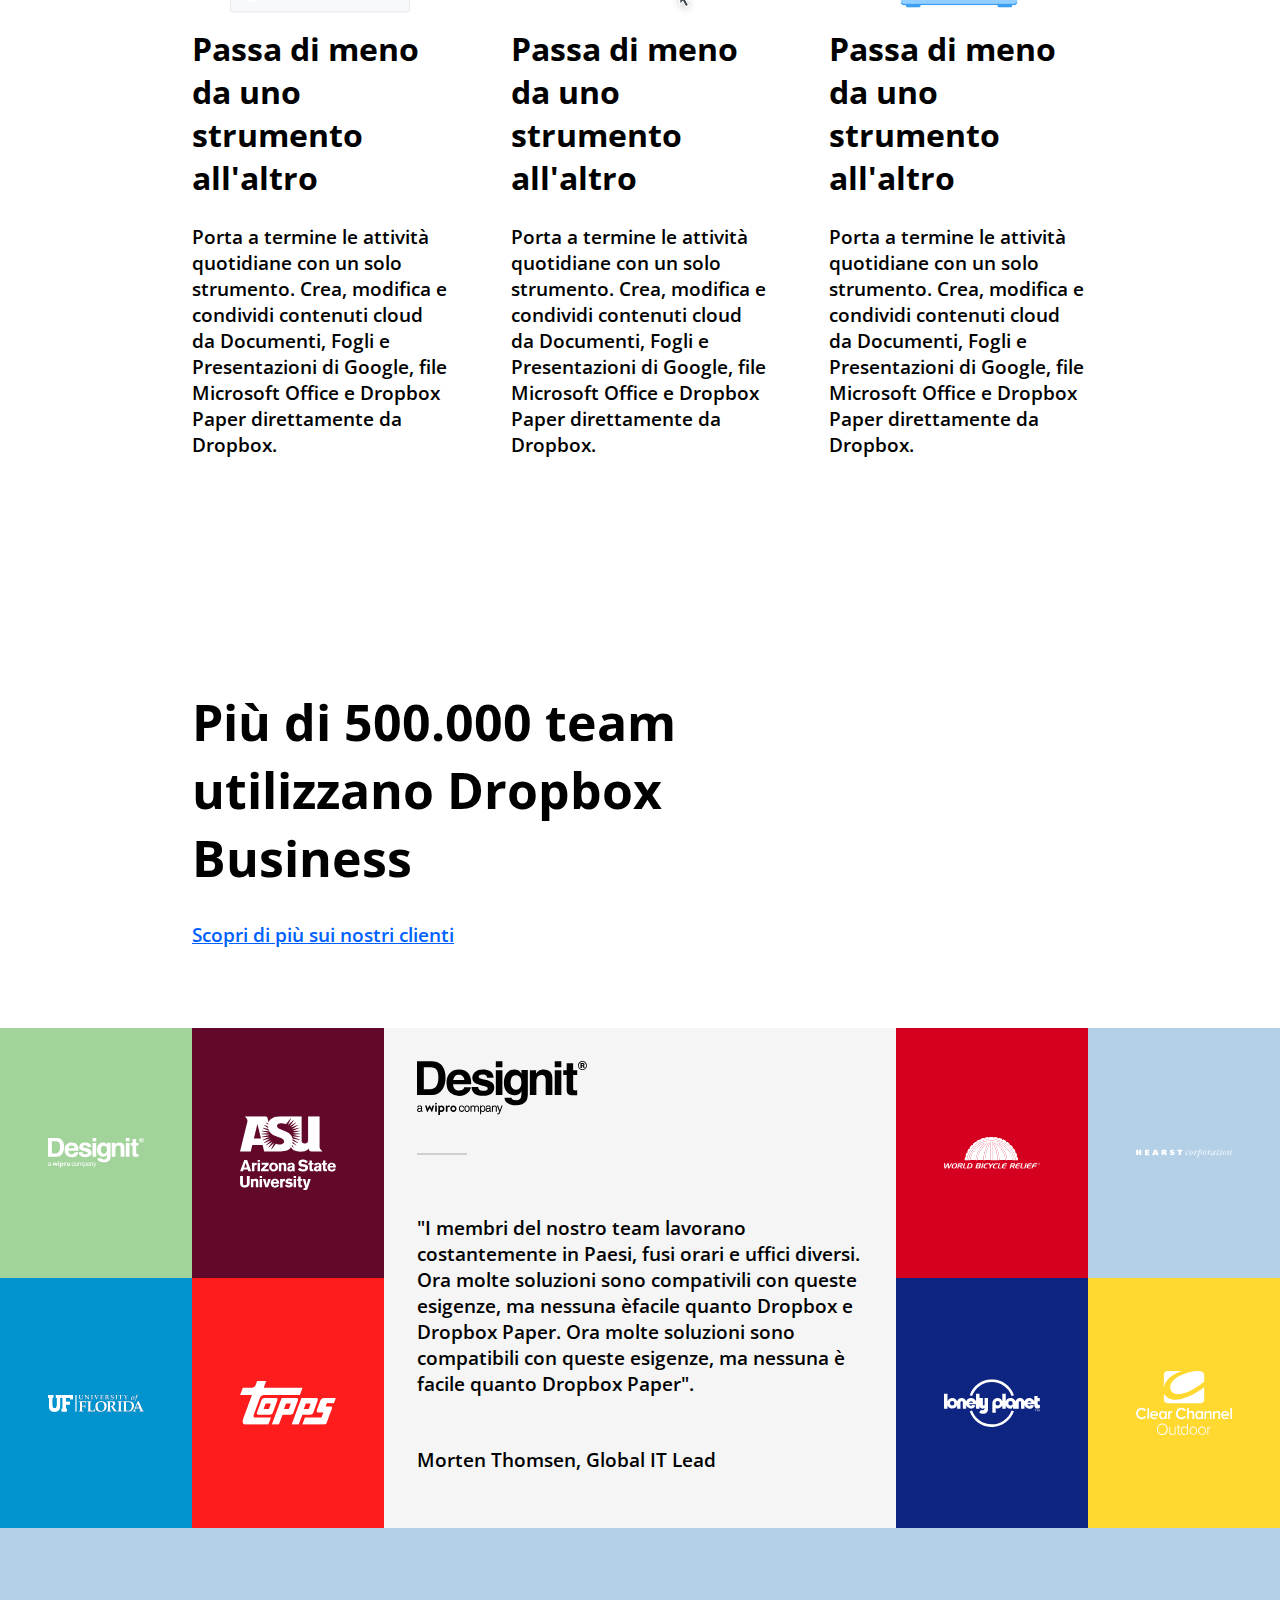
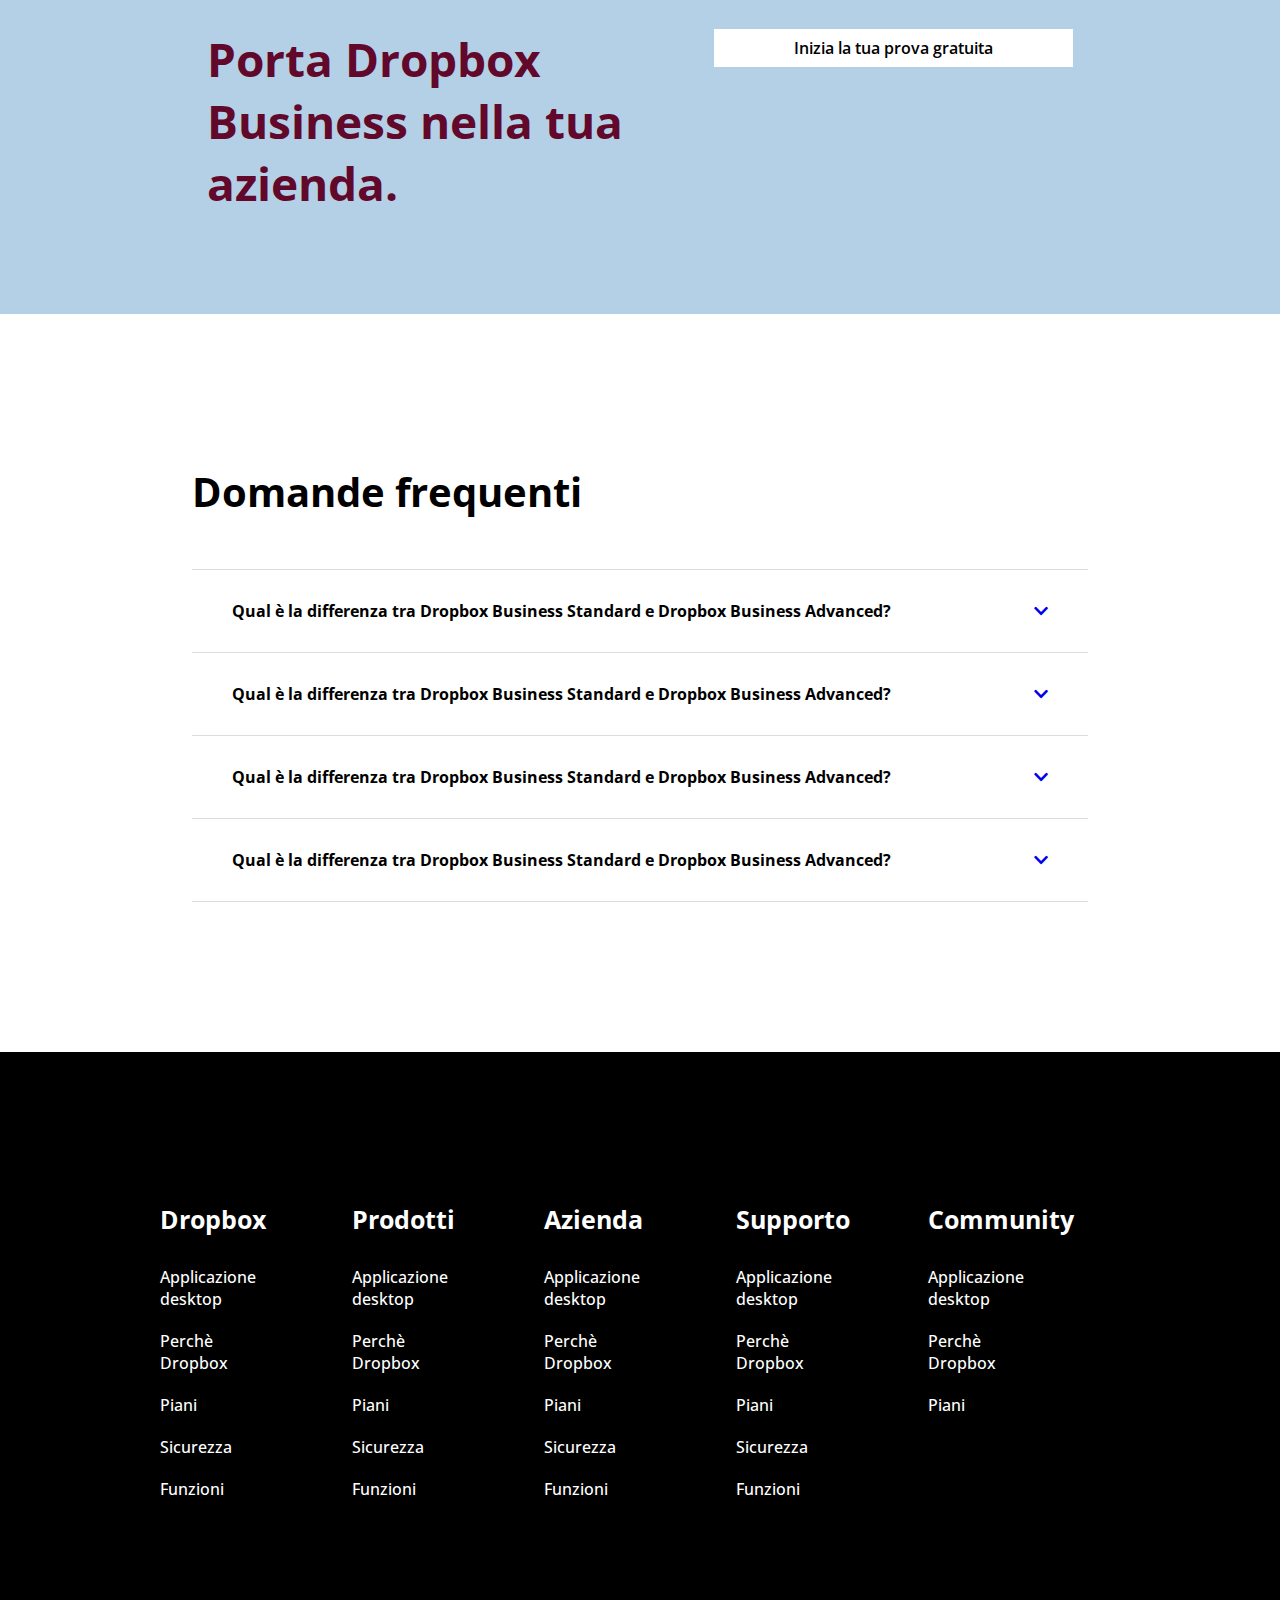
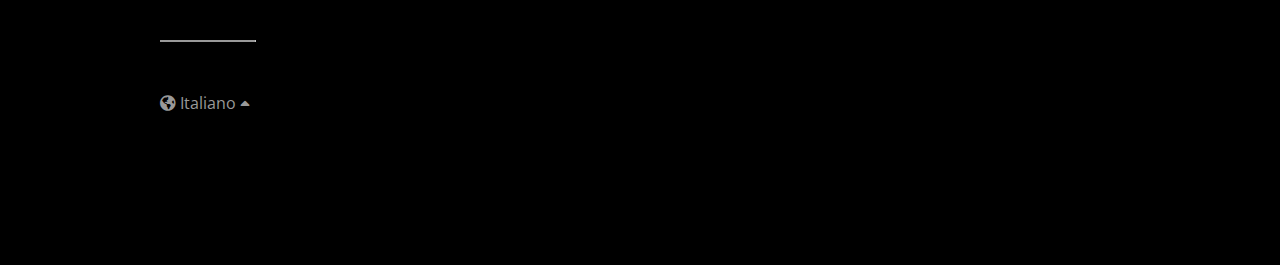
<file: bonus/index.html>
<!DOCTYPE html>
<html lang="en">
<head>
    <meta charset="UTF-8">
    <meta http-equiv="X-UA-Compatible" content="IE=edge">
    <meta name="viewport" content="width=device-width, initial-scale=1.0">
    <link rel="stylesheet" href="https://cdnjs.cloudflare.com/ajax/libs/font-awesome/5.15.3/css/all.min.css">
    <link rel="stylesheet" href="css/style.css">
    <title>Layout Dropbox Bonus</title>
</head>
<body>
    
    <!-- Intestazione -->
    <header>
        <div class="clearfix">
            <div class="chatta_con_noi">
                <a href="">
                    <i class="fas fa-headset"> Chatta con noi</i>
                </a>
            </div>
            <div class="text text-left">
                <ul>
                    <li>
                        <a href="#">
                            <img src="img/logo-small.png" alt="logo dropbox">
                        </a>
                    </li>
                    <li>
                        <div class="dropdown">
                            <a class="nav_perche_dropbox" href="#">
                            Perch&egrave; Dropbox?
                            </a>
                            <div class="dropdown-content">
                                <div class="prima_sezione_dropdown">
                                    <ul>
                                        <li>
                                            <h3>Panoramica</h3>
                                            <hr class="hr-dropdown">
                                        </li>
                                        <li>
                                            <a href="#">Storie di clienti</a>
                                        </li>
                                        <li>
                                            <a href="#">Come integriamo</a>
                                        </li>
                                        <li>
                                            <a href="#">Area di lavoro intelligente</a>
                                        </li>
                                        <li>
                                            <a href="#">Fai di pi&ugrave; che archiviare</a>
                                        </li>
                                    </ul>
                                </div>
                                <div class="seconda_sezione_dropdown">
                                    <ul>
                                        <li>
                                            <h3>Per settore</h3>
                                            <hr class="hr-dropdown">
                                        </li>
                                        <li>
                                            <a href="#">Educazione</a>
                                        </li>
                                        <li>
                                            <a href="#">Mass media</a>
                                        </li>
                                        <li>
                                            <a href="#">Edilizia</a>
                                        </li>
                                        <li>
                                            <a href="#">Commercio</a>
                                        </li>
                                    </ul>
                                </div>
                                <div class="terza_sezione_dropdown">
                                    <ul>
                                        <li>
                                            <h3>Per tipo utente</h3>
                                            <hr class="hr-dropdown">
                                        </li>
                                        <li>
                                            <a href="#">Personale</a>
                                        </li>
                                        <li>
                                            <a href="#">Famiglia</a>
                                        </li>
                                        <li>
                                            <a href="#">Freelance</a>
                                        </li>
                                        <li>
                                            <a href="#">Team</a>
                                        </li>
                                    </ul>
                                </div>
                            </div>
                        </div>
                    </li>
                    <li>
                        <a class="nav_funzioni" href="#">
                            Funzioni
                        </a>
                    </li>
                    <li>
                        <a class="nav_piani_e_prezzi" href="#">
                            Piani e prezzi
                        </a>
                    </li>
                </ul>
            </div>
            <div class="text text-right">
                <ul>
                    <li>
                        <a class="nav_supporto" href="#">
                            Supporto
                        </a>
                    </li>
                    <li>
                        <a class="nav_ufficio_vendite" href="#">    
                            Contatta l'ufficio vendite
                        </a>
                    </li>
                    <li>
                        <a class="nav_accedi" href="#">
                            Accedi
                        </a>
                    </li>
                    <li>
                        <a id="btn-header" class="btn" href="#">
                            Inizia
                        </a>
                    </li>
                </ul>
            </div>
        </div>
    </header>

    <!-- Jumbotron -->
    <section id="jumbotron">
        <div class="centratura">
            <div id="title">
                <h1>Tutto ci&ograve; che ti serve per il lavoro, in un unico posto</h1>
            </div>
            <div class="clearfix">
                <div class="left-column">
                    <p>
                        Finalmente tutti i tuoi strumenti, contenuti e collaboratori sono accessibili dallo stesso posto.
                        Dropbox Business &egrave; pi&ugrave; di uno spazio di archiviazione sicuro: &egrave; un modo intelligente e integrato per ottimizzare il flusso di lavoro esistente.
                    </p>
                    <a  class="btn btn-jumbo" href="#">
                        Inizia la tua prova gratuita
                    </a>
                    <div>
                        Annulla in qualsiasi momento
                    </div>
                    <a href="#section-successiva">
                        <i class="arrow-style fas fa-arrow-down"></i>
                    </a>
                </div>
                <div class="right-column">
                    <img src="img/jumbo.png" alt="jumbo img">
                </div>
            </div>
        </div>
    </section>

    <!-- Corpo principale -->
    <main>

        <!-- Sezione piano Dropbox Business -->
        <section id="section-successiva" class="piano_tariffario">
            <div class="centratura_main">

                <!-- Titolo -->
                <h2>Trova il piano Dropbox Business che fa per te</h2>

                <!-- Radio Button -->
                <form action="#">
                    <input id="check-fatturazione-mensile" type="radio" name="fatturazione"> 
                    <label for="check-fatturazione-mensile">Fatturazione mensile</label>
                    <input id="check-fatturazione-annuale" type="radio" name="fatturazione"> 
                    <label for="check-fatturazione-annuale">Fatturazione annuale</label>
                </form>
                <div class="clearfix">
                    <div class="colonna sx">

                        <!-- prima sezione colonna sx -->
                        <section class="icon">
                            <i class="far fa-user">Singolo</i>
                        </section>

                        <!-- centratura testo colonna -->
                        <div class="centratura_text_column">

                            <!-- seconda sezione colonna sx -->
                            <section class="seconda_sezione">
                                <h3>Professional</h3>
                                <h4>19,99 &euro;</h4>
                                <p class="grey">/mese</p>
                                <ul>
                                    <li>
                                        <i class="far fa-user"></i> 1 Utente
                                    </li>
                                    <li>
                                        <i class="far fa-folder"></i> 3 TB di spazio di archiviazione sicuro
                                    </li>
                                    <li class="margin_bottom">
                                        <i class="fas fa-pencil-alt"></i> Funzioni di produttivit&agrave; premium e condivisione file semplice e sicura
                                    </li>
                                </ul>
                                <a  class="btn btn-piano-tariffario" href="#">
                                    Prova gratis per 30 giorni
                                </a>
                                <p class="p_weight">
                                    oppure
                                    <a href="#">acquista ora</a>
                                </p>
                                <hr class="style_hr">
                            </section>

                            <!-- terz sezione colonna sx -->
                            <section class="terza_sezione">
                                <h4>Punti salienti del piano</h4>
                                <ul>
                                    <li>
                                        <i class="fas fa-check"></i>
                                        Invia file fino a 100GB con Dropbox Transfert
                                    </li>
                                    <li>
                                        <i class="fas fa-check"></i>
                                        Cartelle offline su dispositivi mobili
                                    </li>
                                    <li>
                                        <i class="fas fa-check"></i>
                                        Pulizia remota dell'account
                                    </li>
                                    <li>
                                        <i class="fas fa-check"></i>
                                        Filigrana documento
                                    </li>
                                    <li>
                                        <i class="fas fa-check"></i>
                                        Assistenza prioritaria via email e chat
                                    </li>
                                </ul>
                            </section>
                        </div>
                    </div>
                    <div class="colonna centrale">

                        <!-- prima sezione colonna centrale -->
                        <section class="icon">
                            <i class="far fa-building">Team</i>
                        </section>

                        <!-- centratura testo colonna -->
                        <div class="centratura_text_column">

                            <!-- seconda sezione colonna centrale -->
                            <section class="seconda_sezione">
                                <h3>Standard</h3>
                                <h4>19,99 &euro;</h4>
                                <p class="grey">/ utente / mese,a partire da 3 utenti</p>
                                <ul>
                                    <li>
                                        <i class="fas fa-user-plus"></i> 1 Utente
                                    </li>
                                    <li>
                                        <i class="far fa-folder"></i> 3 TB di spazio di archiviazione sicuro
                                    </li>
                                    <li class="margin_bottom">
                                        <i class="far fa-smile"></i> Funzioni di produttivit&agrave; premium e condivisione file semplice e sicura
                                    </li>
                                </ul>
                                <a  class="btn btn-piano-tariffario" href="#">
                                    Prova gratis per 30 giorni
                                </a>
                                <p class="p_weight">
                                    oppure
                                    <a href="#">acquista ora</a>
                                </p>
                                <hr class="style_hr">
                            </section>

                            <!-- terza sezione colonna centrale -->
                            <section class="terza_sezione">
                                <h4>Punti salienti del piano</h4>
                                <ul>
                                    <li>
                                        <i class="fas fa-check"></i>
                                        Invia file fino a 100GB con Dropbox Transfert
                                    </li>
                                    <li>
                                        <i class="fas fa-check"></i>
                                        Cartelle offline su dispositivi mobili
                                    </li>
                                    <li>
                                        <i class="fas fa-check"></i>
                                        Pulizia remota dell'account
                                    </li>
                                    <li>
                                        <i class="fas fa-check"></i>
                                        Filigrana documento
                                    </li>
                                    <li>
                                        <i class="fas fa-check"></i>
                                        Assistenza prioritaria via email e chat
                                    </li>
                                    <li>
                                        <i class="fas fa-check"></i>
                                        Assistenza prioritaria via email e chat
                                    </li>
                                </ul>
                            </section>
                        </div>
                    </div>
                    <div class="colonna">

                        <!-- prima sezione colonna dx -->
                        <section class="icon">
                            <i class="far fa-building">Team</i>
                        </section>

                        <!-- centratura testo colonna -->
                        <div class="centratura_text_column">

                            <!-- seconda sezione colonna dx -->
                            <section class="seconda_sezione">
                                <h3>Advanced</h3>
                                <h4>19,99 &euro;</h4>
                                <p class="grey">/ utente / mese,a partire da 3 utenti</p>
                                <ul>
                                    <li>
                                        <i class="fas fa-user-plus"></i> 1 Utente
                                    </li>
                                    <li>
                                        <i class="far fa-smile"></i> 3 TB di spazio di archiviazione sicuro
                                    </li>
                                    <li class="margin_bottom">
                                        <i class="fas fa-pencil-alt"></i> Funzioni di produttivit&agrave; premium e condivisione file semplice e sicura
                                    </li>
                                </ul>
                                <a  class="btn btn-piano-tariffario" href="#">
                                    Prova gratis per 30 giorni
                                </a>
                                <p class="p_weight">
                                    oppure
                                    <a href="#">acquista ora</a>
                                </p>
                                <hr class="style_hr">
                            </section>

                            <!-- terza sezione colonna dx -->
                            <section class="terza_sezione">
                                <h4>Punti salienti del piano</h4>
                                <ul>
                                    <li>
                                        <i class="fas fa-check"></i>
                                        Invia file fino a 100GB con Dropbox Transfert
                                    </li>
                                    <li>
                                        <i class="fas fa-check"></i>
                                        Cartelle offline su dispositivi mobili
                                    </li>
                                    <li>
                                        <i class="fas fa-check"></i>
                                        Pulizia remota dell'account
                                    </li>
                                    <li>
                                        <i class="fas fa-check"></i>
                                        Filigrana documento
                                    </li>
                                    <li>
                                        <i class="fas fa-check"></i>
                                        Assistenza prioritaria via email e chat
                                    </li>
                                    <li>
                                        <i class="fas fa-check"></i>
                                        Assistenza prioritaria via email e chat
                                    </li>
                                </ul>
                            </section>
                        </div>
                    </div>
                </div>

                <!-- riquadro enterprise -->
                <div class="enterprise">

                    <!-- prima sezione riquadro enterprise -->
                    <section class="icon">
                        <i class="far fa-building">Team</i>
                    </section>

                    <!-- centratura testo riquadro enterprise -->
                    <div class="centratura_enterprise">
                        <div class="clearfix">
                            <section class="enterprise_left_column">
                                <h3>Enterprise</h3>
                                <h4>Contatta l'ufficio vendite per i prezzi</h4>
                                <p>
                                    Soluzioni personalizzate e supporto su misura per aiutare i professionisti IT nella gestione su qualsiasi scala.
                                </p>
                            </section>
                            <section class="enterprise_right_column">
                                <a  class="btn btn-enterprise" href="#">
                                    Contatta l'ufficio vendite
                                </a>
                            </section>
                        </div>
                    </div>
                </div>
            </div>
        </section>

        <!-- Sezione partener dropbox -->
        <section class="partner">
            <div class="centratura_main">
                <div class="clearfix">
                    <section id="left_column_partner">
                        <img src="img/partner.png" alt="partner">
                    </section>
                    <section id="right_column_partner">
                        <h3>
                            Entra in contatto con un partner Dropbox
                        </h3>
                        <p>
                            Trova un partner Dropbox e HelloSign di fiducia. Ottieni le soluzioni e i servizi necessari per raggiungere i tuoi obiettivi aziendali, tra cui implementazione, integrazione, gestione e supporto continui.
                        </p>
                        <a class="btn-partner" href="#">
                            Trova un partner
                        </a>
                    </section>
                </div>
            </div>
        </section>

        <!-- Sezione operazioni dropbox business -->
        <section class="operazioni">
            <div class="centratura_main">

                <h2>Esegui pi&ugrave; operazioni con Dropbox Business</h2>

                <!-- Prima riga -->
                <section class="first-row">
                    <div class="column">
                        <img src="img/business-feature-switching-tools.png" alt="tools">
                        <h3>Passa di meno da uno strumento all'altro</h3>
                        <p>
                            Porta a termine le attivit&agrave; quotidiane con un solo strumento. Crea, modifica e condividi contenuti cloud da Documenti, Fogli e Presentazioni di Google, file Microsoft Office e <a href="#">Dropbox Paper</a> direttamente da Dropbox.
                        </p>
                    </div>
                    <div class="column central">
                        <img src="img/business-feature-coordinate-it.png" alt="coordinate">
                        <h3>Passa di meno da uno strumento all'altro</h3>
                        <p>
                            Porta a termine le attivit&agrave; quotidiane con un solo strumento. Crea, modifica e condividi contenuti cloud da Documenti, Fogli e Presentazioni di Google, file Microsoft Office e Dropbox Paper direttamente da Dropbox.
                        </p>
                    </div>
                    <div class="column">
                        <img src="img/business-feature-multi-device.png" alt="multi_device">
                        <h3>Passa di meno da uno strumento all'altro</h3>
                        <p>
                            Porta a termine le attivit&agrave; quotidiane con un solo strumento. Crea, modifica e condividi contenuti cloud da Documenti, Fogli e Presentazioni di Google, file Microsoft Office e Dropbox Paper direttamente da Dropbox.
                        </p>
                    </div>
                </section>

                <!-- Seconda riga -->
                <section class="second-row">
                    <div class="column">
                        <img src="img/business-feature-integrations-it.png" alt="integrations">
                        <h3>Passa di meno da uno strumento all'altro</h3>
                        <p>
                            Porta a termine le attivit&agrave; quotidiane con un solo strumento. Crea, modifica e condividi contenuti cloud da Documenti, Fogli e Presentazioni di Google, file Microsoft Office e Dropbox Paper direttamente da Dropbox.
                        </p>
                    </div>
                    <div class="column central">
                        <img src="img/business-feature-send-files-it.png" alt="send_file">
                        <h3>Passa di meno da uno strumento all'altro</h3>
                        <p>
                            Porta a termine le attivit&agrave; quotidiane con un solo strumento. Crea, modifica e condividi contenuti cloud da Documenti, Fogli e Presentazioni di Google, file Microsoft Office e Dropbox Paper direttamente da Dropbox.
                        </p>
                    </div>
                    <div class="column">
                        <img src="img/business-feature-security.png" alt="security">
                        <h3>Passa di meno da uno strumento all'altro</h3>
                        <p>
                            Porta a termine le attivit&agrave; quotidiane con un solo strumento. Crea, modifica e condividi contenuti cloud da Documenti, Fogli e Presentazioni di Google, file Microsoft Office e Dropbox Paper direttamente da Dropbox.
                        </p>
                    </div>
                </section>
                <div class="text_down">
                    <h2>Pi&ugrave; di 500.000 team utilizzano Dropbox Business</h2>
                <p>
                    <a href="#">Scopri di pi&ugrave; sui nostri clienti</a>
                </p>
                </div>
            </div>
        </section>

        <!-- Sezione clienti dropbox -->
        <section class="clienti">
            <div class="clearfix">
                <div class="column_clienti">
                    <div class="top_left square border">
                        <img class="centratura_img" src="img/designit.svg" alt="designit">
                    </div>
                    <div class="top_right square">
                        <img class="centratura_img" src="img/arizona_state_university.svg" alt="arizone state university">
                    </div>
                    <div class="bottom_left square">
                        <img class="centratura_img" src="img/university_of_florida.svg" alt="florida university">
                    </div>
                    <div class="bottom_right square">
                        <img class="centratura_img" src="img/topps.svg" alt="topps">
                    </div>
                </div>
                <div class="column_clienti_centrale">
                    <div class="centratura_blocco_centrale">
                        <img class="black" src="img/designit.svg" alt="designit_2">
                        <hr id="style_hr_clienti">
                        <p>
                            "I membri del nostro team lavorano costantemente in Paesi, fusi orari e uffici diversi. Ora molte soluzioni sono compativili con queste esigenze, ma nessuna &egrave;facile quanto Dropbox e Dropbox Paper. Ora molte soluzioni sono compatibili con queste esigenze, ma nessuna &egrave; facile quanto Dropbox Paper". 
                        </p>
                        <p>
                            Morten Thomsen, Global IT Lead
                        </p>  
                    </div>
                </div>
                <div class="column_clienti">
                    <div class="top_left red square">
                        <img class="centratura_img" src="img/world_bicycle_relief.svg" alt="bibycle relief">
                    </div>
                    <div class="top_right lightblue square">
                        <img class="centratura_img" src="img/hearst_corp.svg" alt="hearst">
                    </div>
                    <div class="bottom_left blue square">
                        <img class="centratura_img" src="img/lonely_planet.svg" alt="lonely planet">
                    </div>
                    <div class="bottom_right yellow square">
                        <img class="centratura_img" src="img/clear_channel.svg" alt="clear channel">
                    </div>
                </div>
            </div>

            <!-- Sezione prova gratuita -->
            <section class="prova_gratuita">
                <div class="centratura_main">
                    <div class="clearfix">
                        <section id="left-column-prova-gratuita">
                            <h2>Porta Dropbox Business nella tua azienda.</h2>
                        </section>
                        <section id="right-column-prova-gratuita">
                            <a id="btn-prova_gratuita" href="#">
                                Inizia la tua prova gratuita
                            </a>
                        </section>
                    </div>
                </div>
            </section>
        </section>

        <!-- Sezione domande frequenti -->
        <section class="domande_frequenti">
            <div class="centratura_main">
                <div id="padding_domande_frequenti">
                    <h2>Domande frequenti</h2>
                    <div class="clearfix">
                        <section class="left-column-domande-frequenti">
                            <div class="accordion-item">
                                <p>
                                    Qual &egrave; la differenza tra Dropbox Business Standard e Dropbox Business Advanced?
                                    <span>
                                        <a href="#">
                                            <i class="fas fa-chevron-down"></i>
                                        </a>
                                    </span>
                                </p>
                                <div class="accordion-item-content">
                                    <p>
                                        Lorem, ipsum dolor sit amet consectetur adipisicing elit. Eaque culpa sed accusantium eos perferendis soluta? Illum, perspiciatis quibusdam beatae voluptates deserunt laudantium sunt unde quisquam totam? Necessitatibus quia laboriosam ea! Lorem ipsum, dolor sit amet consectetur adipisicing elit. Libero laboriosam voluptas sequi quae aspernatur, delectus explicabo beatae, rerum hic dolore nisi ducimus, assumenda modi labore quia cumque facilis fuga quasi. Lorem ipsum dolor sit, amet consectetur adipisicing elit. Nulla a tempora quidem exercitationem maxime vel dignissimos cupiditate eligendi quis ratione delectus, nemo veniam nobis animi, doloremque fuga? Beatae, quia a. Lorem ipsum dolor sit amet, consectetur adipisicing elit. Voluptatibus debitis cumque tempora, sint, reprehenderit repudiandae sunt enim necessitatibus earum eveniet numquam. Saepe ad nostrum voluptate quibusdam accusantium? Nemo, omnis quasi?
                                    </p>
                                </div>
                            </div>
                            <div class="accordion-item">
                                <p>
                                    Qual &egrave; la differenza tra Dropbox Business Standard e Dropbox Business Advanced?
                                    <span>
                                        <a href="#">
                                            <i class="fas fa-chevron-down"></i>
                                        </a>
                                    </span>
                                </p>
                                <div class="accordion-item-content">
                                    <p>
                                        Lorem, ipsum dolor sit amet consectetur adipisicing elit. Eaque culpa sed accusantium eos perferendis soluta? Illum, perspiciatis quibusdam beatae voluptates deserunt laudantium sunt unde quisquam totam? Necessitatibus quia laboriosam ea! Lorem ipsum dolor sit amet consectetur adipisicing elit. Amet, dicta quasi. Quas id, hic neque cum, exercitationem similique soluta error mollitia eaque molestiae praesentium dolores ullam harum maxime, sapiente minima.
                                    </p>
                                </div>
                            </div>
                            <div class="accordion-item">
                                <p>
                                    Qual &egrave; la differenza tra Dropbox Business Standard e Dropbox Business Advanced?
                                    <span>
                                        <a href="#">
                                            <i class="fas fa-chevron-down"></i>
                                        </a>
                                    </span>
                                </p>
                                <div class="accordion-item-content">
                                    <p>
                                        Lorem, ipsum dolor sit amet consectetur adipisicing elit. Eaque culpa sed accusantium eos perferendis soluta? Illum, perspiciatis quibusdam beatae voluptates deserunt laudantium sunt unde quisquam totam? Necessitatibus quia laboriosam ea! Lorem ipsum dolor sit amet consectetur, adipisicing elit. Inventore, aliquid eum fugit maxime reprehenderit cum assumenda quam quis necessitatibus vitae consequuntur delectus repudiandae repellat minus nihil! Consequatur nobis veniam nemo? Lorem ipsum dolor sit amet consectetur adipisicing elit. Consectetur et veniam sunt magni aliquid facilis architecto qui eos modi? Dicta expedita temporibus, perspiciatis doloremque molestias praesentium totam? Eum, quo inventore.
                                    </p>
                                </div>
                            </div>
                            <div class="accordion-item">
                                <p>
                                    Qual &egrave; la differenza tra Dropbox Business Standard e Dropbox Business Advanced?
                                    <span>
                                        <a href="#">
                                            <i class="fas fa-chevron-down"></i>
                                        </a>
                                    </span>
                                </p>
                                <div class="accordion-item-content">
                                    <p>
                                        Lorem, ipsum dolor sit amet consectetur adipisicing elit. Eaque culpa sed accusantium eos perferendis soluta? Illum, perspiciatis quibusdam beatae voluptates deserunt laudantium sunt unde quisquam totam? Necessitatibus quia laboriosam ea! Lorem ipsum dolor sit amet consectetur adipisicing elit. Sapiente culpa consequuntur numquam suscipit molestias animi ea perspiciatis eius asperiores? Molestias, ratione! Laborum, libero? Soluta, laboriosam! Doloribus consequatur necessitatibus quae impedit? Lorem ipsum dolor sit amet consectetur adipisicing elit. Nesciunt modi ducimus in enim nulla, numquam harum a illum sint necessitatibus, maiores vel? Reprehenderit sunt accusantium, ipsum tempore debitis cum quo! Lorem ipsum dolor sit amet consectetur adipisicing elit. Non sit ipsum neque. Accusamus obcaecati reprehenderit nobis voluptates atque, eum perspiciatis libero ipsam sed natus, temporibus, labore veniam ipsum consequuntur nisi? Lorem ipsum dolor sit, amet consectetur adipisicing elit. Possimus eius commodi nobis sit, laudantium omnis quasi facilis voluptas vel facere quas id. Voluptate doloremque expedita quibusdam eligendi. Sit, maxime voluptatem?
                                    </p>
                                </div>
                            </div>
                        </section>
                    </div>
                </div>
            </div>
        </section>
    </main>

    <!-- Footer -->
    <footer class="footer">
        <div class="centratura_footer">
            <div class="clearfix">

                <!-- Sezione info utili -->
                <section class="column-footer">
                    <h3>Dropbox</h3>
                    <ul>
                        <li>
                            <a href="#">
                                Applicazione desktop
                            </a>
                        </li>
                        <li>
                            <a href="#">
                                Perch&egrave; Dropbox
                            </a>
                        </li>
                        <li>
                            <a href="#">
                                Piani
                            </a>
                        </li>
                        <li>
                            <a href="#">
                                Sicurezza
                            </a>
                        </li>
                        <li>
                            <a href="#">
                                Funzioni
                            </a>
                        </li>
                    </ul>
                </section>
                <section class="column-footer">
                    <h3>Prodotti</h3>
                    <ul>
                        <li>
                            <a href="#">
                                Applicazione desktop
                            </a>
                        </li>
                        <li>
                            <a href="#">
                                Perch&egrave; Dropbox
                            </a>
                        </li>
                        <li>
                            <a href="#">
                                Piani
                            </a>
                        </li>
                        <li>
                            <a href="#">
                                Sicurezza
                            </a>
                        </li>
                        <li>
                            <a href="#">
                                Funzioni
                            </a>
                        </li>
                    </ul>
                </section>
                <section class="column-footer">
                    <h3>Azienda</h3>
                    <ul>
                        <li>
                            <a href="#">
                                Applicazione desktop
                            </a>
                        </li>
                        <li>
                            <a href="#">
                                Perch&egrave; Dropbox
                            </a>
                        </li>
                        <li>
                            <a href="#">
                                Piani
                            </a>
                        </li>
                        <li>
                            <a href="#">
                                Sicurezza
                            </a>
                        </li>
                        <li>
                            <a href="#">
                                Funzioni
                            </a>
                        </li>
                    </ul>
                </section>
                <section class="column-footer">
                    <h3>Supporto</h3>
                    <ul>
                        <li>
                            <a href="#">
                                Applicazione desktop
                            </a>
                        </li>
                        <li>
                            <a href="#">
                                Perch&egrave; Dropbox
                            </a>
                        </li>
                        <li>
                            <a href="#">
                                Piani
                            </a>
                        </li>
                        <li>
                            <a href="#">
                                Sicurezza
                            </a>
                        </li>
                        <li>
                            <a href="#">
                                Funzioni
                            </a>
                        </li>
                    </ul>
                </section>
                <section class="column-footer">
                    <h3>Community</h3>
                    <ul>
                        <li>
                            <a href="#">
                                Applicazione desktop
                            </a>
                        </li>
                        <li>
                            <a href="#">
                                Perch&egrave; Dropbox
                            </a>
                        </li>
                        <li>
                            <a href="#">
                                Piani
                            </a>
                        </li>
                    </ul>
                </section>
            </div>

            <!-- Sezione lingua -->
            <section>
                <hr id="style-hr-footer">
                <span class="color-language">
                    <i class="fas fa-globe-americas"></i>
                    Italiano
                    <a href="#"><i class="fas fa-sort-up"></i></a>
                </span>
            </section>
        </div>
    </footer>

</body>
</html>
</file>
<file: css/style.css>
@import url('https://fonts.googleapis.com/css2?family=Open+Sans:ital,wght@0,300;0,400;0,600;0,700;0,800;1,300;1,400;1,600;1,700;1,800&display=swap');

* {
    padding: 0;
    margin: 0;
    box-sizing: border-box;
}

/* Generali */

body {
    font-family: 'Open Sans', sans-serif
}

.far {
    font-size: 20px;
}

/* Clearfix */

.clearfix::after {
    content: "";
    display: table;
    clear: both;
}

/* button */

.btn {
    color: white;
    background-color: #0061ff;
}

/* centratura */

.centratura {
    width: 85%;
    margin: 0 auto;
}

/* Intestazione */

header {
    position: fixed;
    width: 100%;
    padding: 20px 20px;
    border-bottom: solid 1px #dddddd;
    background-color: white;
    z-index: 99;
}

.text {
    font-size: 16px;
}

.text-left {
    float: left;
    width: 50%;
    text-align: left;
}

.text-left img {
    margin-right: 15px;
}

.text-right {
    float: right;
    width: 50%;
    text-align: right;
}

.text ul {
    list-style: none;
}

.text ul li {
    display: inline-block;
}

.text ul li a {
    text-decoration: none;
    color: black;
    margin: 0px 20px;
    vertical-align: middle;
    font-weight: 600;
}

#btn-header {
    padding: 5px 20px;
    font-size: 13px;
    color: white;
    vertical-align: middle;
}

/* Jumbotron */

#jumbotron {
    background-color: #b4d0e7; 
    width: 100%;
    height: 885px;
}

#title {
    width: 100%;
    padding: 150px 0 60px 0;
}

#title h1 {
    font-size: 95px;
    line-height: 108px;
}

/* colonna sinistra */

.left-column {
    float: left;
    width: 30%;
    font-weight: 600;
}

.left-column p {
    margin-bottom: 30px;
    font-size: 19px;
    line-height: 26px;
}

.left-column a {
    text-decoration: none;
}

.left-column div{
    margin: 20px 0 30px 0;
}

.btn.btn-jumbo {
    padding: 8px 30px;
    font-size: 16px;
    line-height: 26px;
}

.arrow-style {
    color: black;
    font-size: 40px;
}

/* colonna destra */

.right-column {
    float: right;
    width: 60%;
}

.right-column img {
    width: 100%;
}

/* Corpo centrale */

.centratura_main {
    width: 70%;
    margin: 0 auto;
}

.piano_tariffario {
    width: 100%;
}

.piano_tariffario h2 {
    font-size: 50px;
    margin-top: 230px;
    margin-bottom: 50px;
}

.piano_tariffario form {
    display: inline-block;
    margin-right: 20px;
    font-weight: 600;
    margin-bottom: 40px;
}

#check-fatturazione-annuale {
    margin-left: 15px;
}

.seconda_sezione ul {
    list-style: none;
}

.seconda_sezione ul li {
    margin: 25px 0;
    font-weight: 600;
    font-size: 18px;
    padding-left: 20px;
}

.fa-user, .fa-folder, .fa-pencil-alt, .fa-check, .fa-user-plus, .fa-smile {
    margin-left: -19px;
}

.piano_tariffario h3 {
    font-size: 37px;
}

.seconda_sezione ul li.margin_bottom {
    margin-bottom: 60px;
}

.seconda_sezione h4 {
    padding: 20px 0 10px 0;
    font-size: 22px;
}

.p_weight {
    font-weight: 600;
    padding: 40px 0;
}

.p_weight a {
    color: #0061ff;
}

.btn.btn-piano-tariffario {
    padding: 8px 50px;
    font-size: 16px;
    line-height: 26px;
    text-decoration: none;
}

.grey {
    color: lightslategrey;
    margin-bottom: 50px;
}

.style_hr {
    width: 20%;
    border: solid 1px #dddddd;
}

.colonna {
    float: left;
    width: calc(100% / 3 - 40px);
    border: solid 1px #dddddd;
    height: 1300px;
}

.colonna.centrale {
    margin: 0 60px;
}

.terza_sezione h4 {
    padding: 50px 0 10px 0;
    font-size: 20px;
}

.terza_sezione ul {
    list-style: none;
}

.terza_sezione ul li {
    margin: 25px 0;
    font-weight: 600;
    font-size: 18px;
    padding-left: 20px;
}

.fa-check::before {
    color:#0061ff;
}

/* riquadro enterprise */

.enterprise {
    margin-top: 50px;
    border: solid 1px #dddddd;
    padding-bottom: 25px;
}

.centratura_enterprise {
    width: 90%;
    margin: 0 auto;
    margin-top: 40px;
}

.enterprise_left_column {
    float: left;
    width: 70%;
}

.enterprise_right_column {
    float: left;
    width: 30%;
    text-align: right;
    padding: 8px 0;
}

.enterprise_left_column h4 {
    padding: 20px 0;
}

.enterprise_left_column p {
    padding-top: 10px;
}

.btn.btn-enterprise {
    padding: 8px 50px;
    font-size: 16px;
    line-height: 26px;
    text-decoration: none;
}

.centratura_text_column {
    width: 85%;
    margin: 0 auto;
    margin-top: 40px;
}

.fa-user::before {
    margin: 0 5px 0 0;
}

.fa-building::before {
    margin: 0 5px 0 0;
}

.icon {
    text-align: center;
    border-bottom: solid 1px #dddddd;
    padding: 15px 0;
}

/* Sezione partner dropbox */

.partner {
    margin: 200px 0 100px 0;
}

#left_column_partner {
    float: left;
    width: 50%;
}

#left_column_partner img {
    max-width: 100%;
}

#right_column_partner {
    float: left;
    width: 40%;
    margin-left: 5%;
}

#right_column_partner h3 {
    margin-top: 50px;
    font-size: 32px;
}

#right_column_partner p {
    margin: 30px 0;
    font-size: 19px;
    font-weight: 600;
}

.btn-partner {
    background-color: white;
    color: black;
    text-decoration: none;
    padding: 8px 50px;
    border: solid 1px black;
    font-weight: 600;
    line-height: 40px;
}

/* Sezione operazioni dropbox business */

.operazioni {
    width: 100%;
    margin: 0 0 80px 0;
}

.first-row::after, .second-row::after {
    content: "";
    display: table;
    clear: both;
}

.operazioni h2 {
    font-size: 50px;
    margin-bottom: 50px;
}

.column {
    float: left;
    width: calc(100% / 3 - 40px);
}

.column.central {
    margin: 0 60px;
}

.second-row {
    margin-top: 70px;
}

.column img {
    max-width: 100%;
}

.operazioni p {
    font-size: 19px;
    font-weight: 600;
}

.operazioni h3 {
    font-size: 32px;
    text-align: left;
    margin-bottom: 25px;
}

.text_down h2 {
    width: 55%;
    font-size: 50px;
    margin: 230px 0 30px 0;
}

.text_down a {
    color: #0061ff;
    font-weight: 600;
}

/* Sezione clienti dropbox */

.clienti {
    width: 100%;
}

.column_clienti {
    float: left;
    width: 30%;
    position: relative;
    height: 500px;
}

.column_clienti_centrale {
    float: left;
    width: 40%;
    background-color: #f5f5f5;
    height: 500px;
    overflow: auto;
}

.centratura_img {
    width: 50%;
    position: absolute;
    top: 50%;
    left: 50%;
    transform: translate(-50%, -50%);
}

.centratura_blocco_centrale {
    width: 87%;
    margin: 0 auto;
}

.centratura_blocco_centrale img {
    width: 170px;
    height: 120px;
    filter: invert(1);
}

.centratura_blocco_centrale p {
    font-size: 19px;
    font-weight: 600;
    margin-bottom: 50px;
}

#style_hr_clienti {
    width: 50px;
    border: solid 1px rgb(207, 207, 207);
    margin-bottom: 60px;
}

.square {
    height: 50%;
    width: 50%;
}

.top_left {
    position: absolute;
    top: 0;
    left: 0;
    background-color:#a2d39b;
}

.top_left.border {
    border: 15px solid #c9ffc1;
}

.top_right {
    position: absolute;
    top: 0;
    right: 0;
    background-color: #61082b;
}

.bottom_left {
    position: absolute;
    bottom: 0;
    left: 0;
    background-color: #0093ce;
}

.bottom_right {
    position: absolute;
    bottom: 0;
    right: 0;
    background-color: #ff1c1c;
}

.red {
    background-color: #d5001f;
}

.lightblue {
    background-color: #b4d0e7;
}

.blue {
    background-color: #0d2481;
}

.yellow {
    background-color: #ffd830;
}

/* sezione prova gratuita */

.prova_gratuita {
    background-color: #b4d0e7;
    width: 100%;
}

#left-column-prova-gratuita {
    float: left;
    width: 50%;
    text-align: left;
}

#left-column-prova-gratuita h2 {
    font-size: 46px;
    color: #61082b;
    padding: 100px 15px;
}

#right-column-prova-gratuita {
    float: right;
    width: 50%;
    text-align: right;
    padding: 100px 15px;
}

#btn-prova_gratuita {
    background-color: white;
    color: black;
    text-decoration: none;
    padding: 8px 80px;
    font-weight: 600;
    line-height: 40px;
}

/* Sezione domande frequenti */

.domande_frequenti {
    width: 100%;
}

.domande_frequenti h2 {
    border-bottom: solid 1px #dddddd;
    padding-bottom: 50px;
    font-size: 40px;
}

#padding_domande_frequenti {
    padding: 150px 0;
}

.domande_frequenti p {
    font-size: 16px;
    font-weight: 700;
    border-bottom: solid 1px #dddddd;
    padding: 30px 40px 30px;
    display: block;
}

.left-column-domande-frequenti {
    float: left;
    width: 100%;
}

.left-column-domande-frequenti span {
    float: right;
}

/* Footer */

.footer {
    background-color: black;
    width: 100%;
}

.centratura_footer {
    width: 75%;
    margin: 0 auto;
    padding: 150px 0;
}

.column-footer {
    float: left;
    width: calc(100% / 5 - 70px);
    margin-right: 70px;
}

.footer .column-footer h3 {
    font-size: 25px;
    color: white;
    margin-bottom: 30px;
}

.footer ul {
    list-style: none;
}

.footer ul li {
    margin: 20px 0;
}

.footer ul li a {
    text-decoration: none;
    color: white;
    font-weight: 500;
    font-size: 16px;
}

#style-hr-footer {
    border-bottom: solid 1px #999999;
    width: 10%;
    margin: 120px 0 50px 0;
}

.color-language {
    color: #999999;
}

.fa-sort-up {
    vertical-align: sub;
    color: #999999;
}
</file>
<file: bonus/css/style.css>
@import url('https://fonts.googleapis.com/css2?family=Open+Sans:ital,wght@0,300;0,400;0,600;0,700;0,800;1,300;1,400;1,600;1,700;1,800&display=swap');

* {
    padding: 0;
    margin: 0;
    box-sizing: border-box;
}

/* Generali */

html {
    scroll-behavior: smooth;
}

body {
    font-family: 'Open Sans', sans-serif
}

.far {
    font-size: 20px;
}

/* Clearfix */

.clearfix::after {
    content: "";
    display: table;
    clear: both;
}

/* button */

.btn {
    color: white;
    background-color: #0061ff;
}

/* centratura */

.centratura {
    width: 85%;
    margin: 0 auto;
}

/* Intestazione */

header {
    position: fixed;
    width: 100%;
    padding: 20px 20px;
    border-bottom: solid 1px #dddddd;
    background-color: white;
    z-index: 99;
}

.text {
    font-size: 16px;
}

.text-left {
    float: left;
    width: 50%;
    text-align: left;
}

.text-left img {
    margin-right: 15px;
}

.text-right {
    float: right;
    width: 50%;
    text-align: right;
}

.text ul {
    list-style: none;
}

.text ul li {
    display: inline-block;
}

.text ul li a {
    text-decoration: none;
    color: black;
    margin: 0px 20px;
    vertical-align: middle;
    font-weight: 600;
}

#btn-header {
    padding: 5px 20px;
    font-size: 13px;
    color: white;
    vertical-align: middle;
}

/* Jumbotron */

#jumbotron {
    background-color: #b4d0e7; 
    width: 100%;
    height: 885px;
}

#title {
    width: 100%;
    padding: 150px 0 60px 0;
}

#title h1 {
    font-size: 95px;
    line-height: 108px;
}

/* colonna sinistra */

.left-column {
    float: left;
    width: 30%;
    font-weight: 600;
}

.left-column p {
    margin-bottom: 30px;
    font-size: 19px;
    line-height: 26px;
}

.left-column a {
    text-decoration: none;
}

.left-column div{
    margin: 20px 0 30px 0;
}

.btn.btn-jumbo {
    padding: 8px 30px;
    font-size: 16px;
    line-height: 26px;
}

.arrow-style {
    color: black;
    font-size: 40px;
}

/* colonna destra */

.right-column {
    float: right;
    width: 60%;
}

.right-column img {
    width: 100%;
}

/* Corpo centrale */

.centratura_main {
    width: 70%;
    margin: 0 auto;
}

.piano_tariffario {
    width: 100%;
    padding-top: 250px;
}

.piano_tariffario h2 {
    font-size: 50px;
    margin-bottom: 50px;
}

.piano_tariffario form {
    display: inline-block;
    margin-right: 20px;
    font-weight: 600;
    margin-bottom: 40px;
}

#check-fatturazione-annuale {
    margin-left: 15px;
}

.seconda_sezione ul {
    list-style: none;
}

.seconda_sezione ul li {
    margin: 25px 0;
    font-weight: 600;
    font-size: 18px;
    padding-left: 20px;
}

.fa-user, .fa-folder, .fa-pencil-alt, .fa-check, .fa-user-plus, .fa-smile {
    margin-left: -19px;
}

.piano_tariffario h3 {
    font-size: 37px;
}

.piano_tariffario span {
    margin: 25px 0;
}

.seconda_sezione ul li.margin_bottom {
    margin-bottom: 60px;
}

.seconda_sezione h4 {
    padding: 20px 0 10px 0;
    font-size: 22px;
}

.p_weight {
    font-weight: 600;
    padding: 40px 0;
}

.p_weight a {
    color: #0061ff;
}

.btn.btn-piano-tariffario {
    padding: 8px 50px;
    font-size: 16px;
    line-height: 26px;
    text-decoration: none;
}

.grey {
    color: lightslategrey;
    margin-bottom: 50px;
}

.style_hr {
    width: 20%;
    border: solid 1px #dddddd;
}

.colonna {
    float: left;
    width: calc(100% / 3 - 40px);
    border: solid 1px #dddddd;
    height: 1300px;
}

.colonna.centrale {
    margin: 0 60px;
}

.terza_sezione h4 {
    padding: 50px 0 10px 0;
    font-size: 20px;
}

.terza_sezione ul {
    list-style: none;
}

.terza_sezione ul li {
    margin: 25px 0;
    font-weight: 600;
    font-size: 18px;
    padding-left: 20px;
}

.fa-check::before {
    color:#0061ff;
}

/* riquadro enterprise */

.enterprise {
    margin-top: 50px;
    border: solid 1px #dddddd;
    padding-bottom: 25px;
}

.centratura_enterprise {
    width: 90%;
    margin: 0 auto;
    margin-top: 40px;
}

.enterprise_left_column {
    float: left;
    width: 70%;
}

.enterprise_right_column {
    float: left;
    width: 30%;
    text-align: right;
    padding: 8px 0;
}

.enterprise_left_column h4 {
    padding: 20px 0;
}

.enterprise_left_column p {
    padding-top: 10px;
}

.btn.btn-enterprise {
    padding: 8px 50px;
    font-size: 16px;
    line-height: 26px;
    text-decoration: none;
}

.centratura_text_column {
    width: 85%;
    margin: 0 auto;
    margin-top: 40px;
}

.fa-user::before {
    margin: 0 5px 0 0;
}

.fa-building::before {
    margin: 0 5px 0 0;
}

.icon {
    text-align: center;
    border-bottom: solid 1px #dddddd;
    padding: 15px 0;
}

/* Sezione partner dropbox */

.partner {
    margin: 200px 0 100px 0;
}

#left_column_partner {
    float: left;
    width: 50%;
}

#left_column_partner img {
    max-width: 100%;
}

#right_column_partner {
    float: left;
    width: 40%;
    margin-left: 5%;
}

#right_column_partner h3 {
    margin-top: 50px;
    font-size: 32px;
}

#right_column_partner p {
    margin: 30px 0;
    font-size: 19px;
    font-weight: 600;
}

.btn-partner {
    background-color: white;
    color: black;
    text-decoration: none;
    padding: 8px 50px;
    border: solid 1px black;
    font-weight: 600;
    line-height: 40px;
}

/* Sezione operazioni dropbox business */

.operazioni {
    width: 100%;
    margin: 0 0 80px 0;
}

.first-row::after, .second-row::after {
    content: "";
    display: table;
    clear: both;
}

.operazioni h2 {
    font-size: 50px;
    margin-bottom: 50px;
}

.column {
    float: left;
    width: calc(100% / 3 - 40px);
}

.column.central {
    margin: 0 60px;
}

.second-row {
    margin-top: 70px;
}

.column img {
    max-width: 100%;
}

.operazioni p {
    font-size: 19px;
    font-weight: 600;
}

.operazioni h3 {
    font-size: 32px;
    text-align: left;
    margin-bottom: 25px;
}

.text_down h2 {
    width: 55%;
    font-size: 50px;
    margin: 230px 0 30px 0;
}

.text_down a {
    color: #0061ff;
    font-weight: 600;
}

/* Sezione clienti dropbox */

.clienti {
    width: 100%;
}

.column_clienti {
    float: left;
    width: 30%;
    position: relative;
    height: 500px;
}

.column_clienti_centrale {
    float: left;
    width: 40%;
    background-color: #f5f5f5;
    height: 500px;
    overflow: auto;
}

.centratura_img {
    width: 50%;
    position: absolute;
    top: 50%;
    left: 50%;
    transform: translate(-50%, -50%);
}

.centratura_blocco_centrale {
    width: 87%;
    margin: 0 auto;
}

.centratura_blocco_centrale img {
    width: 170px;
    height: 120px;
    filter: invert(1);
}

.centratura_blocco_centrale p {
    font-size: 19px;
    font-weight: 600;
    margin-bottom: 50px;
}

#style_hr_clienti {
    width: 50px;
    border: solid 1px rgb(207, 207, 207);
    margin-bottom: 60px;
}

.square {
    height: 50%;
    width: 50%;
}

.top_left {
    position: absolute;
    top: 0;
    left: 0;
    background-color:#a2d39b;
}

.top_right {
    position: absolute;
    top: 0;
    right: 0;
    background-color: #61082b;
}

.bottom_left {
    position: absolute;
    bottom: 0;
    left: 0;
    background-color: #0093ce;
}

.bottom_right {
    position: absolute;
    bottom: 0;
    right: 0;
    background-color: #ff1c1c;
}

.red {
    background-color: #d5001f;
}

.lightblue {
    background-color: #b4d0e7;
}

.blue {
    background-color: #0d2481;
}

.yellow {
    background-color: #ffd830;
}

/* sezione prova gratuita */

.prova_gratuita {
    background-color: #b4d0e7;
    width: 100%;
}

#left-column-prova-gratuita {
    float: left;
    width: 50%;
    text-align: left;
}

#left-column-prova-gratuita h2 {
    font-size: 46px;
    color: #61082b;
    padding: 100px 15px;
}

#right-column-prova-gratuita {
    float: right;
    width: 50%;
    text-align: right;
    padding: 100px 15px;
}

#btn-prova_gratuita {
    background-color: white;
    color: black;
    text-decoration: none;
    padding: 8px 80px;
    font-weight: 600;
    line-height: 40px;
}

/* Sezione domande frequenti */

.domande_frequenti {
    width: 100%;
}

.domande_frequenti h2 {
    border-bottom: solid 1px #dddddd;
    padding-bottom: 50px;
    font-size: 40px;
}

#padding_domande_frequenti {
    padding: 150px 0;
}

.domande_frequenti p {
    font-size: 16px;
    font-weight: 700;
    border-bottom: solid 1px #dddddd;
    padding: 30px 40px 30px;
}

.left-column-domande-frequenti {
    float: left;
    width: 100%;
}

.left-column-domande-frequenti span {
    float: right;
}

/* Footer */

.footer {
    background-color: black;
    width: 100%;
}

.centratura_footer {
    width: 75%;
    margin: 0 auto;
    padding: 150px 0;
}

.column-footer {
    float: left;
    width: calc(100% / 5 - 70px);
    margin-right: 70px;
}

.footer .column-footer h3 {
    font-size: 25px;
    color: white;
    margin-bottom: 30px;
}

.footer ul {
    list-style: none;
}

.footer ul li {
    margin: 20px 0;
}

.footer ul li a {
    text-decoration: none;
    color: white;
    font-weight: 500;
    font-size: 16px;
}

#style-hr-footer {
    border-bottom: solid 1px #999999;
    width: 10%;
    margin: 120px 0 50px 0;
}

.color-language {
    color: #999999;
}

.fa-sort-up {
    vertical-align: sub;
    color: #999999;
}

/* BONUS */

/* chat assistenza BONUS */

.chatta_con_noi {
    position: fixed;
    bottom: 10px;
    right: 10px;
    z-index: 80;
}

/* Dropdown nav header BONUS */

.fa-headset {
    color: white;
    font-size: 25px;
    padding: 5px 10px;
    background: #0061ff;
    opacity: 0.2;
}

.fa-headset:hover {
    background: #0061ff;
    opacity: 0.9;
}

.text.text-right li {
    line-height: 26px;
}

.nav_perche_dropbox:hover, .nav_funzioni:hover, .nav_piani_e_prezzi:hover, .nav_supporto:hover, .nav_ufficio_vendite:hover, .nav_accedi:hover {
    border-bottom: solid 2px black;
    padding-bottom: 22px;
}

.dropdown-content {
    display: none;
    background-color: #f9f9f9;
    width: 550px;
    z-index: 30;
    padding: 30px 0;
}

.dropdown:hover .dropdown-content {
    display: block;
    position: absolute;
    margin-top: 25px;
    border: solid 1px #dddddd;
}

.dropdown ul li {
    display: block;
    font-size: 15px;
    margin-bottom: 30px;
}

.prima_sezione_dropdown, .seconda_sezione_dropdown, .terza_sezione_dropdown {
    display: inline-block;
    padding: 0 20px;
}

.dropdown h3 {
    margin: 0 0 20px 0;
}

.hr-dropdown {
    border: solid 1px black;
    width: 35%;
}

.dropdown ul li a {
    text-decoration: none;
    color: black;
    font-weight: 600;
    margin: 0;
}

/* Button hover BONUS */

#btn-header:hover , .btn-jumbo:hover , .btn-piano-tariffario:hover , .btn-enterprise:hover {
    background-color: #3b85ff
}

.btn-partner:hover, #btn-prova_gratuita:hover {
    background-color: #f5f5f5;
    border: solid 2px #0061ff;
}

/* Domande frequenti BONUS */

.left-column-domande-frequenti:hover .accordion-item:hover .accordion-item-content {
    height: auto;
}

.accordion-item-content, .left-column-domande-frequenti:hover .accordion-item-content {
    overflow: hidden;
    transition: height .25s;
    height: 0;
}

.domande_frequenti .accordion-item .accordion-item-content p {
    font-size: 15px;
    font-weight: 600;
    padding: 30px 40px 30px;
}

/* Sezione clienti dropbox BONUS */

.top_left:hover {
    border: solid 13px #d0e9cd;
}

.top_right:hover {
    border: solid 13px #b08495;
}

.bottom_left:hover {
    border: solid 13px #80c9e6;
}

.bottom_right:hover {
    border: solid 13px #ff8e8e;
}

.top_left.red:hover {
    border: solid 13px #ea808f;
}

.top_right.lightblue:hover {
    border: solid 13px #d9e7f3;
}

.bottom_left.blue:hover {
    border: solid 13px #8692c0;
}

.bottom_right.yellow:hover {
    border: solid 13px #ffeb98;
}

/* Sezione footer BONUS */

.footer ul li a:hover {
    text-decoration: underline;
    color: rgb(47, 137, 255);
}
</file>
